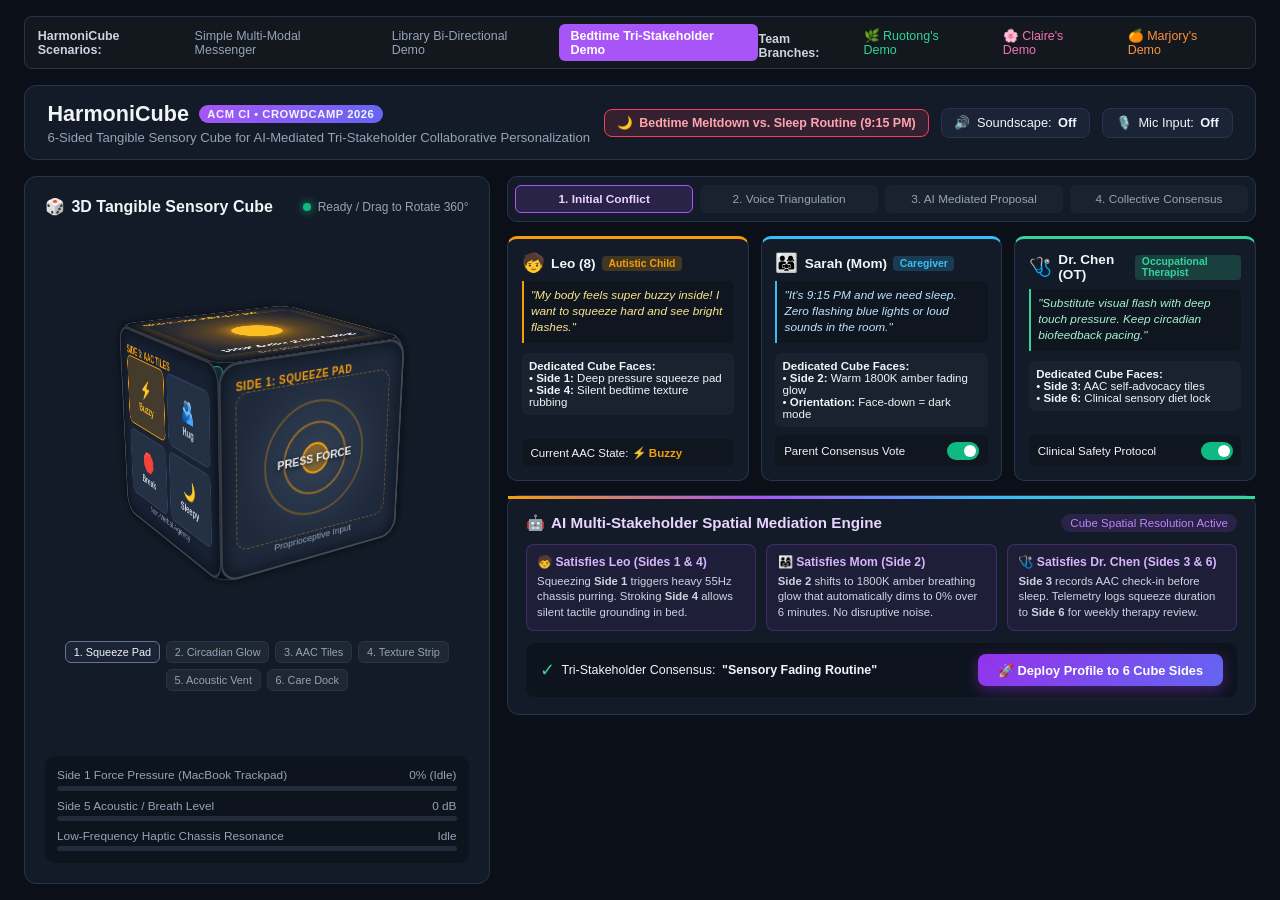
<file: index.html>
<!DOCTYPE html>
<html lang="en">
<head>
  <meta charset="UTF-8">
  <meta name="viewport" content="width=device-width, initial-scale=1.0">
  <title>HarmoniCube — 6-Sided AI-Mediated Tangible Sensory Cube</title>
  <style>
    :root {
      --bg-primary: #0b0f17;
      --bg-secondary: #131b28;
      --card-bg: #1a2436;
      --card-border: #26354d;
      --text-main: #f1f5f9;
      --text-muted: #94a3b8;
      --accent-child: #f59e0b;
      --accent-parent: #38bdf8;
      --accent-clinician: #34d399;
      --accent-ai: #a855f7;
      --accent-danger: #f43f5e;
      --cube-size: 200px;
    }

    * {
      box-sizing: border-box;
      margin: 0;
      padding: 0;
      font-family: -apple-system, BlinkMacSystemFont, "Segoe UI", Roboto, Helvetica, Arial, sans-serif;
      user-select: none;
    }

    body {
      background-color: var(--bg-primary);
      color: var(--text-main);
      min-height: 100vh;
      display: flex;
      flex-direction: column;
      padding: 1rem 1.5rem;
      gap: 1rem;
    }

    /* Top Navigation */
    .top-nav {
      display: flex;
      justify-content: space-between;
      align-items: center;
      background: rgba(255, 255, 255, 0.03);
      border-radius: 8px;
      padding: 0.4rem 0.8rem;
      font-size: 0.78rem;
      border: 1px solid var(--card-border);
    }
    .nav-links {
      display: flex;
      gap: 0.5rem;
    }
    .nav-link {
      color: var(--text-muted);
      text-decoration: none;
      padding: 0.3rem 0.7rem;
      border-radius: 6px;
      transition: all 0.2s;
    }
    .nav-link:hover {
      color: var(--text-main);
      background: rgba(255, 255, 255, 0.05);
    }
    .nav-link.active {
      color: #fff;
      background: var(--accent-ai);
      font-weight: 600;
    }

    /* Header */
    header {
      display: flex;
      justify-content: space-between;
      align-items: center;
      background: var(--bg-secondary);
      border: 1px solid var(--card-border);
      border-radius: 12px;
      padding: 0.9rem 1.4rem;
    }

    .header-left h1 {
      font-size: 1.35rem;
      font-weight: 700;
      display: flex;
      align-items: center;
      gap: 0.6rem;
    }
    .header-left h1 span.badge {
      background: linear-gradient(135deg, #a855f7, #6366f1);
      font-size: 0.7rem;
      padding: 0.2rem 0.55rem;
      border-radius: 999px;
      text-transform: uppercase;
      letter-spacing: 0.05em;
    }
    .header-left p {
      color: var(--text-muted);
      font-size: 0.82rem;
      margin-top: 0.2rem;
    }

    .header-right {
      display: flex;
      align-items: center;
      gap: 0.75rem;
    }

    .scenario-pill {
      background: rgba(244, 63, 94, 0.15);
      border: 1px solid var(--accent-danger);
      color: #fda4af;
      padding: 0.35rem 0.75rem;
      border-radius: 8px;
      font-size: 0.78rem;
      font-weight: 600;
      display: flex;
      align-items: center;
      gap: 0.4rem;
    }

    .btn {
      background: var(--card-bg);
      border: 1px solid var(--card-border);
      color: var(--text-main);
      padding: 0.4rem 0.8rem;
      border-radius: 8px;
      font-size: 0.8rem;
      font-weight: 500;
      cursor: pointer;
      transition: all 0.2s;
      display: inline-flex;
      align-items: center;
      gap: 0.4rem;
    }
    .btn:hover {
      background: #25334a;
      border-color: #3b4e6d;
    }
    .btn.active {
      background: var(--accent-ai);
      border-color: #c084fc;
      color: white;
    }

    /* Main Grid */
    .dashboard-layout {
      display: grid;
      grid-template-columns: 1.15fr 1.85fr;
      gap: 1.1rem;
      flex: 1;
    }

    /* LEFT: 3D Sensory Cube Stage */
    .cube-panel {
      background: var(--bg-secondary);
      border: 1px solid var(--card-border);
      border-radius: 12px;
      padding: 1.25rem;
      display: flex;
      flex-direction: column;
      align-items: center;
      justify-content: space-between;
      position: relative;
    }

    .cube-panel-header {
      width: 100%;
      display: flex;
      justify-content: space-between;
      align-items: center;
    }
    .cube-panel-header h2 {
      font-size: 1rem;
      font-weight: 600;
      display: flex;
      align-items: center;
      gap: 0.4rem;
    }
    .status-indicator {
      display: flex;
      align-items: center;
      gap: 0.4rem;
      font-size: 0.75rem;
      color: var(--text-muted);
    }
    .dot {
      width: 8px;
      height: 8px;
      border-radius: 50%;
      background: #10b981;
      box-shadow: 0 0 8px #10b981;
    }

    /* 3D Scene Container */
    .scene-3d {
      width: 280px;
      height: 280px;
      perspective: 900px;
      margin: 1rem 0;
      display: flex;
      justify-content: center;
      align-items: center;
      cursor: grab;
    }
    .scene-3d:active {
      cursor: grabbing;
    }

    .cube {
      width: var(--cube-size);
      height: var(--cube-size);
      position: relative;
      transform-style: preserve-3d;
      transform: rotateX(-18deg) rotateY(32deg);
      transition: transform 0.1s ease-out;
    }

    /* Base Face Styles */
    .cube-face {
      position: absolute;
      width: var(--cube-size);
      height: var(--cube-size);
      border-radius: 18px;
      border: 2px solid rgba(255, 255, 255, 0.15);
      box-shadow: inset 0 0 20px rgba(0, 0, 0, 0.6), 0 0 15px rgba(0, 0, 0, 0.4);
      display: flex;
      flex-direction: column;
      justify-content: space-between;
      padding: 0.9rem;
      backface-visibility: visible;
      touch-action: none;
    }

    /* 3D Orientation of the 6 Faces (half of 200px = 100px) */
    .face-front  { transform: rotateY(0deg) translateZ(100px); background: #1e293b; }
    .face-back   { transform: rotateY(180deg) translateZ(100px); background: #162031; }
    .face-top    { transform: rotateX(90deg) translateZ(100px); background: #1e2535; }
    .face-bottom { transform: rotateX(-90deg) translateZ(100px); background: #111827; }
    .face-left   { transform: rotateY(-90deg) translateZ(100px); background: #182234; }
    .face-right  { transform: rotateY(90deg) translateZ(100px); background: #1b263b; }

    /* Side 1: Front (Proprioceptive Squeeze Pad) */
    .squeeze-membrane {
      width: 100%;
      height: 100%;
      display: flex;
      flex-direction: column;
      align-items: center;
      justify-content: center;
      background: radial-gradient(circle, #334155 0%, #1e293b 80%);
      border-radius: 12px;
      position: relative;
      overflow: hidden;
      border: 1px dashed rgba(245, 158, 11, 0.4);
      transition: all 0.1s ease;
    }
    .concentric-ring {
      position: absolute;
      border-radius: 50%;
      border: 2px solid rgba(245, 158, 11, 0.3);
      pointer-events: none;
      transition: all 0.15s ease;
    }
    .ring-1 { width: 110px; height: 110px; }
    .ring-2 { width: 70px; height: 70px; border-color: rgba(245, 158, 11, 0.5); }
    .ring-3 { width: 30px; height: 30px; background: rgba(245, 158, 11, 0.4); border-color: #f59e0b; }

    /* Side 2: Top (Circadian Amber Glow Face) */
    .glow-matrix {
      width: 100%;
      height: 100%;
      border-radius: 12px;
      display: flex;
      flex-direction: column;
      align-items: center;
      justify-content: center;
      background: radial-gradient(circle, rgba(245, 158, 11, 0.5) 0%, rgba(217, 119, 6, 0.1) 70%, #1e2535 90%);
      box-shadow: 0 0 25px rgba(245, 158, 11, 0.4);
      position: relative;
      transition: background 0.3s;
    }
    .breathing-core {
      width: 50px;
      height: 50px;
      border-radius: 50%;
      background: #fbbf24;
      box-shadow: 0 0 20px #f59e0b;
      animation: breatheAnimation 5s infinite ease-in-out;
    }
    @keyframes breatheAnimation {
      0%, 100% { transform: scale(0.8); opacity: 0.5; }
      50% { transform: scale(1.2); opacity: 1; box-shadow: 0 0 35px #f59e0b; }
    }

    /* Side 3: Left (AAC Non-Verbal Communication Tiles) */
    .aac-grid {
      display: grid;
      grid-template-columns: 1fr 1fr;
      gap: 6px;
      width: 100%;
      height: 100%;
    }
    .aac-tile {
      background: #243044;
      border: 1px solid #334460;
      border-radius: 8px;
      display: flex;
      flex-direction: column;
      align-items: center;
      justify-content: center;
      cursor: pointer;
      font-size: 0.7rem;
      font-weight: 600;
      color: #cbd5e1;
      transition: all 0.15s;
    }
    .aac-tile span.icon { font-size: 1.2rem; margin-bottom: 2px; }
    .aac-tile:hover, .aac-tile.active {
      background: rgba(245, 158, 11, 0.2);
      border-color: var(--accent-child);
      color: #fbbf24;
    }

    /* Side 4: Right (Tactile Ribbed Texture Strip) */
    .texture-surface {
      width: 100%;
      height: 100%;
      display: flex;
      flex-direction: column;
      justify-content: space-around;
      padding: 8px;
      border-radius: 12px;
      background: #1e293b;
      cursor: ns-resize;
    }
    .texture-rib {
      height: 9px;
      border-radius: 5px;
      background: linear-gradient(180deg, #475569, #1e293b);
      box-shadow: inset 0 1px 1px rgba(255,255,255,0.2), 0 2px 4px rgba(0,0,0,0.5);
      transition: background 0.1s;
    }
    .texture-rib:hover {
      background: #64748b;
    }

    /* Side 5: Bottom (Acoustic & Breath Vent) */
    .acoustic-vent {
      width: 100%;
      height: 100%;
      display: flex;
      flex-direction: column;
      align-items: center;
      justify-content: center;
      border-radius: 12px;
      background: #111827;
      gap: 6px;
    }
    .vent-grille {
      display: grid;
      grid-template-columns: repeat(5, 8px);
      gap: 6px;
    }
    .vent-hole {
      width: 8px;
      height: 8px;
      border-radius: 50%;
      background: #000;
      box-shadow: inset 0 1px 2px rgba(255,255,255,0.2);
    }

    /* Side 6: Back (Clinician & Parent Sync Dock) */
    .dock-face {
      width: 100%;
      height: 100%;
      display: flex;
      flex-direction: column;
      align-items: center;
      justify-content: center;
      border-radius: 12px;
      background: #0f172a;
      border: 1px solid rgba(52, 211, 153, 0.3);
      padding: 10px;
      text-align: center;
      gap: 6px;
    }
    .dock-chip {
      width: 38px;
      height: 38px;
      border-radius: 8px;
      background: rgba(52, 211, 153, 0.15);
      border: 1px solid var(--accent-clinician);
      display: flex;
      align-items: center;
      justify-content: center;
      color: var(--accent-clinician);
      font-size: 1.1rem;
    }

    /* Quick Snap Bar */
    .snap-bar {
      width: 100%;
      display: flex;
      flex-wrap: wrap;
      gap: 0.35rem;
      justify-content: center;
      margin-bottom: 0.6rem;
    }
    .snap-btn {
      background: rgba(255, 255, 255, 0.05);
      border: 1px solid var(--card-border);
      color: var(--text-muted);
      font-size: 0.68rem;
      padding: 0.25rem 0.5rem;
      border-radius: 6px;
      cursor: pointer;
      transition: all 0.15s;
    }
    .snap-btn:hover, .snap-btn.active {
      background: var(--card-bg);
      border-color: #64748b;
      color: var(--text-main);
    }

    /* Sensors Readouts */
    .sensor-readouts {
      width: 100%;
      background: rgba(0, 0, 0, 0.25);
      border-radius: 10px;
      padding: 0.75rem;
      display: flex;
      flex-direction: column;
      gap: 0.5rem;
    }
    .sensor-row {
      display: flex;
      flex-direction: column;
      gap: 0.2rem;
    }
    .sensor-row-header {
      display: flex;
      justify-content: space-between;
      font-size: 0.74rem;
      color: var(--text-muted);
    }
    .progress-bar-bg {
      height: 5px;
      background: #232c3d;
      border-radius: 4px;
      overflow: hidden;
    }
    .progress-bar-fill {
      height: 100%;
      width: 0%;
      background: var(--accent-child);
      border-radius: 4px;
      transition: width 0.08s linear, background-color 0.3s;
    }

    /* RIGHT: Tri-Stakeholder & AI Mediator */
    .collab-engine {
      display: flex;
      flex-direction: column;
      gap: 0.9rem;
    }

    /* Step Timeline Flow */
    .timeline-bar {
      display: grid;
      grid-template-columns: repeat(4, 1fr);
      gap: 0.45rem;
      background: var(--bg-secondary);
      border: 1px solid var(--card-border);
      border-radius: 10px;
      padding: 0.45rem;
    }
    .timeline-step {
      padding: 0.4rem 0.5rem;
      border-radius: 6px;
      font-size: 0.74rem;
      font-weight: 500;
      text-align: center;
      cursor: pointer;
      background: rgba(255,255,255,0.03);
      color: var(--text-muted);
      border: 1px solid transparent;
      transition: all 0.2s;
    }
    .timeline-step.active {
      background: rgba(168, 85, 247, 0.15);
      border-color: var(--accent-ai);
      color: #e9d5ff;
      font-weight: 600;
    }

    /* 3 Stakeholders Grid */
    .stakeholders-grid {
      display: grid;
      grid-template-columns: repeat(3, 1fr);
      gap: 0.75rem;
    }

    .stakeholder-card {
      background: var(--bg-secondary);
      border: 1px solid var(--card-border);
      border-radius: 10px;
      padding: 0.85rem;
      display: flex;
      flex-direction: column;
      justify-content: space-between;
    }
    .stakeholder-card.child { border-top: 3px solid var(--accent-child); }
    .stakeholder-card.parent { border-top: 3px solid var(--accent-parent); }
    .stakeholder-card.clinician { border-top: 3px solid var(--accent-clinician); }

    .card-title-row {
      display: flex;
      align-items: center;
      gap: 0.4rem;
      margin-bottom: 0.4rem;
    }
    .card-title-row h3 {
      font-size: 0.85rem;
      font-weight: 600;
    }
    .badge-role {
      font-size: 0.65rem;
      padding: 0.1rem 0.4rem;
      border-radius: 4px;
      font-weight: 600;
    }
    .child .badge-role { background: rgba(245, 158, 11, 0.2); color: var(--accent-child); }
    .parent .badge-role { background: rgba(56, 189, 248, 0.2); color: var(--accent-parent); }
    .clinician .badge-role { background: rgba(52, 211, 153, 0.2); color: var(--accent-clinician); }

    .perspective-quote {
      background: rgba(0,0,0,0.2);
      border-left: 2px solid;
      padding: 0.45rem;
      border-radius: 0 6px 6px 0;
      font-size: 0.74rem;
      line-height: 1.35;
      margin: 0.35rem 0 0.6rem 0;
      font-style: italic;
    }
    .child .perspective-quote { border-color: var(--accent-child); color: #fde68a; }
    .parent .perspective-quote { border-color: var(--accent-parent); color: #bae6fd; }
    .clinician .perspective-quote { border-color: var(--accent-clinician); color: #a7f3d0; }

    .cube-side-mapping {
      background: rgba(255,255,255,0.03);
      padding: 0.45rem;
      border-radius: 6px;
      font-size: 0.72rem;
      margin-bottom: 0.5rem;
    }
    .cube-side-mapping strong { color: #f1f5f9; }

    .approval-check {
      display: flex;
      align-items: center;
      justify-content: space-between;
      font-size: 0.72rem;
      background: rgba(0,0,0,0.2);
      padding: 0.4rem 0.55rem;
      border-radius: 6px;
    }
    .toggle-switch {
      position: relative;
      display: inline-block;
      width: 32px;
      height: 18px;
    }
    .toggle-switch input { opacity: 0; width: 0; height: 0; }
    .slider {
      position: absolute; cursor: pointer; top: 0; left: 0; right: 0; bottom: 0;
      background-color: #334155;
      transition: .3s;
      border-radius: 20px;
    }
    .slider:before {
      position: absolute; content: ""; height: 12px; width: 12px; left: 3px; bottom: 3px;
      background-color: white;
      transition: .3s;
      border-radius: 50%;
    }
    input:checked + .slider { background-color: #10b981; }
    input:checked + .slider:before { transform: translateX(14px); }

    /* AI Multi-Stakeholder Mediation Engine */
    .mediation-card {
      background: var(--bg-secondary);
      border: 1px solid var(--card-border);
      border-radius: 12px;
      padding: 1.1rem;
      display: flex;
      flex-direction: column;
      gap: 0.75rem;
      position: relative;
    }
    .mediation-card::before {
      content: "";
      position: absolute;
      top: 0; left: 0; right: 0;
      height: 3px;
      background: linear-gradient(90deg, var(--accent-child), var(--accent-ai), var(--accent-parent), var(--accent-clinician));
    }

    .mediation-header {
      display: flex;
      justify-content: space-between;
      align-items: center;
    }
    .mediation-header h3 {
      font-size: 0.95rem;
      font-weight: 600;
      display: flex;
      align-items: center;
      gap: 0.4rem;
      color: #e9d5ff;
    }

    .negotiation-synthesis {
      display: grid;
      grid-template-columns: 1fr 1fr 1fr;
      gap: 0.65rem;
    }
    .synthesis-box {
      background: rgba(168, 85, 247, 0.08);
      border: 1px solid rgba(168, 85, 247, 0.25);
      border-radius: 8px;
      padding: 0.65rem;
    }
    .synthesis-box h4 {
      font-size: 0.76rem;
      color: #d8b4fe;
      margin-bottom: 0.3rem;
      display: flex;
      align-items: center;
      gap: 0.3rem;
    }
    .synthesis-box p {
      font-size: 0.71rem;
      color: #cbd5e1;
      line-height: 1.35;
    }

    .consensus-footer {
      display: flex;
      justify-content: space-between;
      align-items: center;
      background: rgba(0,0,0,0.25);
      padding: 0.65rem 0.9rem;
      border-radius: 8px;
    }
    .consensus-status {
      font-size: 0.78rem;
      font-weight: 500;
      display: flex;
      align-items: center;
      gap: 0.4rem;
    }

    .btn-deploy {
      background: linear-gradient(135deg, #9333ea, #6366f1);
      color: white;
      border: none;
      padding: 0.55rem 1.25rem;
      border-radius: 8px;
      font-size: 0.8rem;
      font-weight: 600;
      cursor: pointer;
      box-shadow: 0 4px 14px rgba(147, 51, 234, 0.4);
      transition: all 0.2s;
    }
    .btn-deploy:hover {
      transform: translateY(-1px);
      box-shadow: 0 6px 20px rgba(147, 51, 234, 0.6);
    }

    @media (max-width: 1024px) {
      .dashboard-layout { grid-template-columns: 1fr; }
      .stakeholders-grid { grid-template-columns: 1fr; }
      .negotiation-synthesis { grid-template-columns: 1fr; }
    }
  </style>
</head>
<body>

  <!-- Top Navigation Switcher -->
  <nav class="top-nav">
    <div style="font-weight: 600; color: #cbd5e1;">HarmoniCube Scenarios:</div>
    <div class="nav-links">
      <a href="simple.html" class="nav-link">Simple Multi-Modal Messenger</a>
      <a href="library.html" class="nav-link">Library Bi-Directional Demo</a>
      <a href="index.html" class="nav-link active">Bedtime Tri-Stakeholder Demo</a>
    </div>
    <div style="font-weight: 600; color: #cbd5e1; margin-top: 6px;">Team Branches:</div>
    <div class="nav-links">
      <a href="../ruotong/" class="nav-link" style="border-color: #34d399; color: #34d399;">🌿 Ruotong's Demo</a>
      <a href="../claire/" class="nav-link" style="border-color: #f472b6; color: #f472b6;">🌸 Claire's Demo</a>
      <a href="../marjory/" class="nav-link" style="border-color: #fb923c; color: #fb923c;">🍊 Marjory's Demo</a>
    </div>
  </nav>

  <!-- Header -->
  <header>
    <div class="header-left">
      <h1>
        HarmoniCube <span class="badge">ACM CI • CrowdCamp 2026</span>
      </h1>
      <p>6-Sided Tangible Sensory Cube for AI-Mediated Tri-Stakeholder Collaborative Personalization</p>
    </div>
    <div class="header-right">
      <div class="scenario-pill">
        <span>🌙</span> Bedtime Meltdown vs. Sleep Routine (9:15 PM)
      </div>
      <button class="btn" id="soundBtn" onclick="toggleAudioEngine()">
        <span>🔊</span> Soundscape: <strong id="soundState">Off</strong>
      </button>
      <button class="btn" id="micBtn" onclick="toggleMic()">
        <span>🎙️</span> Mic Input: <strong id="micState">Off</strong>
      </button>
    </div>
  </header>

  <!-- Main Grid -->
  <main class="dashboard-layout">

    <!-- LEFT: 3D Sensory Cube Digital Twin -->
    <section class="cube-panel">
      <div class="cube-panel-header">
        <h2><span>🎲</span> 3D Tangible Sensory Cube</h2>
        <div class="status-indicator">
          <span class="dot" id="systemStatusDot"></span>
          <span id="systemStatusText">Ready / Drag to Rotate 360°</span>
        </div>
      </div>

      <!-- 3D Cube Canvas -->
      <div class="scene-3d" id="scene3d"
           onpointerdown="startRotate(event)"
           onpointermove="doRotate(event)"
           onpointerup="endRotate(event)"
           onpointercancel="endRotate(event)">
        
        <div class="cube" id="cube">
          
          <!-- Side 1: Front (Proprioceptive Squeeze Membrane) -->
          <div class="cube-face face-front" id="faceFront"
               onpointerdown="handleSqueezeDown(event)"
               onpointermove="handleSqueezeMove(event)"
               onpointerup="handleSqueezeUp(event)">
            <div style="font-size: 0.65rem; color: #f59e0b; font-weight: 700; letter-spacing: 0.05em;">
              SIDE 1: SQUEEZE PAD
            </div>
            <div class="squeeze-membrane" id="squeezeMembrane">
              <div class="concentric-ring ring-1"></div>
              <div class="concentric-ring ring-2"></div>
              <div class="concentric-ring ring-3"></div>
              <div style="z-index: 2; font-size: 0.72rem; font-weight: 700; color: #f1f5f9; text-shadow: 0 1px 4px #000;">
                PRESS FORCE
              </div>
            </div>
            <div style="font-size: 0.62rem; color: var(--text-muted); text-align: center;">
              Proprioceptive Input
            </div>
          </div>

          <!-- Side 2: Back (Clinician & Parent Sync Dock) -->
          <div class="cube-face face-back">
            <div style="font-size: 0.65rem; color: #34d399; font-weight: 700;">
              SIDE 6: CARE DOCK
            </div>
            <div class="dock-face">
              <div class="dock-chip">🩺</div>
              <div style="font-size: 0.7rem; font-weight: 600; color: #a7f3d0;">Sensory Diet Protocol</div>
              <div style="font-size: 0.62rem; color: var(--text-muted);">OT Telemetry & NFC Caregiver Sync</div>
            </div>
            <div style="font-size: 0.62rem; color: var(--text-muted); text-align: center;">
              Adherence: 94%
            </div>
          </div>

          <!-- Side 3: Top (Circadian Amber Glow Face) -->
          <div class="cube-face face-top">
            <div style="font-size: 0.65rem; color: #fbbf24; font-weight: 700;">
              SIDE 2: CIRCADIAN GLOW
            </div>
            <div class="glow-matrix" id="glowMatrix">
              <div class="breathing-core" id="breathingCore"></div>
              <div style="position: absolute; bottom: 8px; font-size: 0.68rem; font-weight: 600; color: #fff;">
                1800K Amber (6 Min Fading)
              </div>
            </div>
            <div style="font-size: 0.62rem; color: var(--text-muted); text-align: center;">
              Zero Blue Light Matrix
            </div>
          </div>

          <!-- Side 4: Bottom (Acoustic & Breath Vent) -->
          <div class="cube-face face-bottom">
            <div style="font-size: 0.65rem; color: #38bdf8; font-weight: 700;">
              SIDE 5: ACOUSTIC / BREATH
            </div>
            <div class="acoustic-vent">
              <div class="vent-grille">
                <div class="vent-hole"></div><div class="vent-hole"></div><div class="vent-hole"></div><div class="vent-hole"></div><div class="vent-hole"></div>
                <div class="vent-hole"></div><div class="vent-hole"></div><div class="vent-hole"></div><div class="vent-hole"></div><div class="vent-hole"></div>
                <div class="vent-hole"></div><div class="vent-hole"></div><div class="vent-hole"></div><div class="vent-hole"></div><div class="vent-hole"></div>
              </div>
              <div style="font-size: 0.68rem; color: #bae6fd; font-weight: 600; margin-top: 4px;">
                55Hz Chassis Purr & Mic
              </div>
            </div>
            <div style="font-size: 0.62rem; color: var(--text-muted); text-align: center;">
              Sigh / Blow Detection
            </div>
          </div>

          <!-- Side 5: Left (AAC Non-Verbal Communication Tiles) -->
          <div class="cube-face face-left">
            <div style="font-size: 0.65rem; color: #f59e0b; font-weight: 700;">
              SIDE 3: AAC TILES
            </div>
            <div class="aac-grid">
              <div class="aac-tile active" onclick="handleTileClick('⚡ Buzzy', this)">
                <span class="icon">⚡</span> Buzzy
              </div>
              <div class="aac-tile" onclick="handleTileClick('🫂 Hug', this)">
                <span class="icon">🫂</span> Hug
              </div>
              <div class="aac-tile" onclick="handleTileClick('🛑 Break', this)">
                <span class="icon">🛑</span> Break
              </div>
              <div class="aac-tile" onclick="handleTileClick('🌙 Sleepy', this)">
                <span class="icon">🌙</span> Sleepy
              </div>
            </div>
            <div style="font-size: 0.62rem; color: var(--text-muted); text-align: center;">
              Non-Verbal Agency
            </div>
          </div>

          <!-- Side 6: Right (Tactile Stimming Strip) -->
          <div class="cube-face face-right">
            <div style="font-size: 0.65rem; color: #cbd5e1; font-weight: 700;">
              SIDE 4: TEXTURE STRIP
            </div>
            <div class="texture-surface" id="textureSurface"
                 onpointerdown="handleRubDown(event)"
                 onpointermove="handleRubMove(event)">
              <div class="texture-rib"></div>
              <div class="texture-rib"></div>
              <div class="texture-rib"></div>
              <div class="texture-rib"></div>
              <div class="texture-rib"></div>
              <div class="texture-rib"></div>
            </div>
            <div style="font-size: 0.62rem; color: var(--text-muted); text-align: center;">
              Quiet Bedtime Rubbing
            </div>
          </div>

        </div>
      </div>

      <!-- Quick Snap Buttons to examine any face -->
      <div class="snap-bar">
        <button class="snap-btn active" onclick="snapToFace('front')">1. Squeeze Pad</button>
        <button class="snap-btn" onclick="snapToFace('top')">2. Circadian Glow</button>
        <button class="snap-btn" onclick="snapToFace('left')">3. AAC Tiles</button>
        <button class="snap-btn" onclick="snapToFace('right')">4. Texture Strip</button>
        <button class="snap-btn" onclick="snapToFace('bottom')">5. Acoustic Vent</button>
        <button class="snap-btn" onclick="snapToFace('back')">6. Care Dock</button>
      </div>

      <!-- Live Sensors Readout -->
      <div class="sensor-readouts">
        <!-- Force Touch Pressure -->
        <div class="sensor-row">
          <div class="sensor-row-header">
            <span>Side 1 Force Pressure (MacBook Trackpad)</span>
            <span id="forceValue">0% (Idle)</span>
          </div>
          <div class="progress-bar-bg">
            <div class="progress-bar-fill" id="forceBar"></div>
          </div>
        </div>

        <!-- Mic Acoustic -->
        <div class="sensor-row">
          <div class="sensor-row-header">
            <span>Side 5 Acoustic / Breath Level</span>
            <span id="acousticValue">0 dB</span>
          </div>
          <div class="progress-bar-bg">
            <div class="progress-bar-fill" id="acousticBar" style="background: var(--accent-parent);"></div>
          </div>
        </div>

        <!-- Haptic Purr -->
        <div class="sensor-row">
          <div class="sensor-row-header">
            <span>Low-Frequency Haptic Chassis Resonance</span>
            <span id="hapticValue">Idle</span>
          </div>
          <div class="progress-bar-bg">
            <div class="progress-bar-fill" id="hapticBar" style="background: var(--accent-ai);"></div>
          </div>
        </div>
      </div>
    </section>

    <!-- RIGHT: Collaborative Deliberation & AI Mediation Engine -->
    <section class="collab-engine">

      <!-- Scenario Stepper -->
      <div class="timeline-bar">
        <div class="timeline-step active" id="step1" onclick="setPhase(1)">1. Initial Conflict</div>
        <div class="timeline-step" id="step2" onclick="setPhase(2)">2. Voice Triangulation</div>
        <div class="timeline-step" id="step3" onclick="setPhase(3)">3. AI Mediated Proposal</div>
        <div class="timeline-step" id="step4" onclick="setPhase(4)">4. Collective Consensus</div>
      </div>

      <!-- 3 Stakeholder Lenses Grid -->
      <div class="stakeholders-grid">

        <!-- Stakeholder 1: Child -->
        <div class="stakeholder-card child">
          <div>
            <div class="card-title-row">
              <span style="font-size: 1.15rem;">🧒</span>
              <h3>Leo (8)</h3>
              <span class="badge-role">Autistic Child</span>
            </div>
            <div class="perspective-quote" id="childQuote">
              "My body feels super buzzy inside! I want to squeeze hard and see bright flashes."
            </div>
            <div class="cube-side-mapping">
              <strong>Dedicated Cube Faces:</strong><br>
              • <strong>Side 1:</strong> Deep pressure squeeze pad<br>
              • <strong>Side 4:</strong> Silent bedtime texture rubbing
            </div>
          </div>
          <div class="approval-check">
            <span>Current AAC State: <strong id="aacStateLabel" style="color: var(--accent-child);">⚡ Buzzy</strong></span>
          </div>
        </div>

        <!-- Stakeholder 2: Parent -->
        <div class="stakeholder-card parent">
          <div>
            <div class="card-title-row">
              <span style="font-size: 1.15rem;">👨‍👩‍👧</span>
              <h3>Sarah (Mom)</h3>
              <span class="badge-role">Caregiver</span>
            </div>
            <div class="perspective-quote">
              "It's 9:15 PM and we need sleep. Zero flashing blue lights or loud sounds in the room."
            </div>
            <div class="cube-side-mapping">
              <strong>Dedicated Cube Faces:</strong><br>
              • <strong>Side 2:</strong> Warm 1800K amber fading glow<br>
              • <strong>Orientation:</strong> Face-down = dark mode
            </div>
          </div>
          <div class="approval-check">
            <span>Parent Consensus Vote</span>
            <label class="toggle-switch">
              <input type="checkbox" id="parentAgreeToggle" checked onchange="updateConsensus()">
              <span class="slider"></span>
            </label>
          </div>
        </div>

        <!-- Stakeholder 3: Clinician -->
        <div class="stakeholder-card clinician">
          <div>
            <div class="card-title-row">
              <span style="font-size: 1.15rem;">🩺</span>
              <h3>Dr. Chen (OT)</h3>
              <span class="badge-role">Occupational Therapist</span>
            </div>
            <div class="perspective-quote">
              "Substitute visual flash with deep touch pressure. Keep circadian biofeedback pacing."
            </div>
            <div class="cube-side-mapping">
              <strong>Dedicated Cube Faces:</strong><br>
              • <strong>Side 3:</strong> AAC self-advocacy tiles<br>
              • <strong>Side 6:</strong> Clinical sensory diet lock
            </div>
          </div>
          <div class="approval-check">
            <span>Clinical Safety Protocol</span>
            <label class="toggle-switch">
              <input type="checkbox" id="clinicianAgreeToggle" checked onchange="updateConsensus()">
              <span class="slider"></span>
            </label>
          </div>
        </div>

      </div>

      <!-- AI Multi-Stakeholder Mediation Engine -->
      <div class="mediation-card">
        <div class="mediation-header">
          <h3>
            <span>🤖</span> AI Multi-Stakeholder Spatial Mediation Engine
          </h3>
          <span style="font-size: 0.72rem; color: #c084fc; background: rgba(168,85,247,0.15); padding: 0.2rem 0.6rem; border-radius: 999px;">
            Cube Spatial Resolution Active
          </span>
        </div>

        <div class="negotiation-synthesis">
          <!-- Item 1: For the Child -->
          <div class="synthesis-box">
            <h4>🧒 Satisfies Leo (Sides 1 & 4)</h4>
            <p>Squeezing <strong>Side 1</strong> triggers heavy 55Hz chassis purring. Stroking <strong>Side 4</strong> allows silent tactile grounding in bed.</p>
          </div>

          <!-- Item 2: For the Parent -->
          <div class="synthesis-box">
            <h4>👨‍👩‍👧 Satisfies Mom (Side 2)</h4>
            <p><strong>Side 2</strong> shifts to 1800K amber breathing glow that automatically dims to 0% over 6 minutes. No disruptive noise.</p>
          </div>

          <!-- Item 3: For the Clinician -->
          <div class="synthesis-box">
            <h4>🩺 Satisfies Dr. Chen (Sides 3 & 6)</h4>
            <p><strong>Side 3</strong> records AAC check-in before sleep. Telemetry logs squeeze duration to <strong>Side 6</strong> for weekly therapy review.</p>
          </div>
        </div>

        <div class="consensus-footer">
          <div class="consensus-status" id="consensusStatusText">
            <span style="color: #34d399; font-size: 1.1rem;">✓</span> Tri-Stakeholder Consensus: <strong>"Sensory Fading Routine"</strong>
          </div>
          <button class="btn-deploy" onclick="deployCubeProfile()">
            🚀 Deploy Profile to 6 Cube Sides
          </button>
        </div>
      </div>

    </section>

  </main>

  <script>
    // --- 3D Cube Rotation State ---
    let rotX = -18;
    let rotY = 32;
    let isRotating = false;
    let startX, startY;
    const cube = document.getElementById('cube');

    function updateCubeTransform() {
      cube.style.transform = `rotateX(${rotX}deg) rotateY(${rotY}deg)`;
    }

    function startRotate(e) {
      if (e.target.closest('#squeezeMembrane') || e.target.closest('.aac-tile') || e.target.closest('#textureSurface')) {
        return; // allow interaction with specific face controls
      }
      isRotating = true;
      startX = e.clientX;
      startY = e.clientY;
      e.target.setPointerCapture(e.pointerId);
    }

    function doRotate(e) {
      if (!isRotating) return;
      const dx = e.clientX - startX;
      const dy = e.clientY - startY;
      rotY += dx * 0.7;
      rotX -= dy * 0.7;
      startX = e.clientX;
      startY = e.clientY;
      updateCubeTransform();
    }

    function endRotate(e) {
      isRotating = false;
    }

    // Snap to Face
    const faceRotations = {
      front:  { x: 0,   y: 0 },
      top:    { x: -90, y: 0 },
      left:   { x: 0,   y: 90 },
      right:  { x: 0,   y: -90 },
      bottom: { x: 90,  y: 0 },
      back:   { x: 0,   y: 180 }
    };

    function snapToFace(faceName) {
      document.querySelectorAll('.snap-btn').forEach(b => b.classList.remove('active'));
      event.target.classList.add('active');

      const target = faceRotations[faceName];
      rotX = target.x;
      rotY = target.y;
      cube.style.transition = 'transform 0.5s cubic-bezier(0.2, 0.8, 0.2, 1)';
      updateCubeTransform();
      setTimeout(() => { cube.style.transition = 'transform 0.1s ease-out'; }, 500);

      document.getElementById('systemStatusText').textContent = `Inspecting Face: ${faceName.toUpperCase()}`;
    }

    // --- Audio Synthesis (Web Audio API) ---
    let audioCtx = null;
    let isSoundOn = false;
    let micStream = null;
    let micAnalyser = null;
    let currentPressure = 0;

    function initAudio() {
      if (!audioCtx) {
        audioCtx = new (window.AudioContext || window.webkitAudioContext)();
      }
    }

    function toggleAudioEngine() {
      initAudio();
      isSoundOn = !isSoundOn;
      const soundBtn = document.getElementById('soundBtn');
      const soundState = document.getElementById('soundState');

      if (isSoundOn) {
        if (audioCtx.state === 'suspended') audioCtx.resume();
        soundBtn.classList.add('active');
        soundState.textContent = 'Playing';
      } else {
        soundBtn.classList.remove('active');
        soundState.textContent = 'Off';
      }
    }

    // 55Hz low chassis pulse
    function playHeartbeatClick() {
      if (!isSoundOn || !audioCtx) return;
      try {
        const osc = audioCtx.createOscillator();
        const gain = audioCtx.createGain();
        osc.type = 'sine';
        osc.frequency.setValueAtTime(55, audioCtx.currentTime);
        osc.frequency.exponentialRampToValueAtTime(30, audioCtx.currentTime + 0.12);

        gain.gain.setValueAtTime(0.35, audioCtx.currentTime);
        gain.gain.exponentialRampToValueAtTime(0.001, audioCtx.currentTime + 0.15);

        osc.connect(gain);
        gain.connect(audioCtx.destination);
        osc.start();
        osc.stop(audioCtx.currentTime + 0.16);
      } catch (err) {}
    }

    setInterval(() => {
      if (isSoundOn) playHeartbeatClick();
    }, 1000);

    // --- Side 1: Squeeze Pad (Pressure Sensing) ---
    const squeezeMembrane = document.getElementById('squeezeMembrane');
    const forceBar = document.getElementById('forceBar');
    const forceValue = document.getElementById('forceValue');
    const hapticBar = document.getElementById('hapticBar');
    const hapticValue = document.getElementById('hapticValue');

    function updatePressure(pressure) {
      currentPressure = pressure;
      const pct = Math.min(100, Math.round(pressure * 100));
      forceBar.style.width = pct + '%';

      if (pct > 75) {
        forceValue.textContent = `${pct}% (Deep Proprioceptive Squeeze)`;
        forceBar.style.backgroundColor = '#ef4444';
        hapticValue.textContent = 'Heavy 55Hz Purring (Active)';
        hapticBar.style.width = '100%';
      } else if (pct > 30) {
        forceValue.textContent = `${pct}% (Firm Squeeze)`;
        forceBar.style.backgroundColor = '#f59e0b';
        hapticValue.textContent = 'Gentle Rhythmic Purr';
        hapticBar.style.width = '60%';
      } else if (pct > 0) {
        forceValue.textContent = `${pct}% (Gentle Touch)`;
        forceBar.style.backgroundColor = '#38bdf8';
        hapticValue.textContent = 'Subtle Pulse';
        hapticBar.style.width = '25%';
      } else {
        forceValue.textContent = '0% (Idle)';
        hapticValue.textContent = 'Idle';
        hapticBar.style.width = '0%';
      }

      // Visual compression indentation of the front face
      squeezeMembrane.style.transform = `scale(${1 - pressure * 0.12})`;
      squeezeMembrane.style.boxShadow = `inset 0 0 ${15 + pressure * 30}px rgba(245, 158, 11, 0.8)`;

      if (isSoundOn && pressure > 0.15) {
        try {
          const osc = audioCtx.createOscillator();
          const gain = audioCtx.createGain();
          osc.type = 'triangle';
          osc.frequency.setValueAtTime(110 - (pressure * 45), audioCtx.currentTime);
          gain.gain.setValueAtTime(pressure * 0.18, audioCtx.currentTime);
          gain.gain.linearRampToValueAtTime(0.001, audioCtx.currentTime + 0.1);
          osc.connect(gain);
          gain.connect(audioCtx.destination);
          osc.start();
          osc.stop(audioCtx.currentTime + 0.1);
        } catch(e) {}
      }
    }

    function handleSqueezeDown(e) {
      e.stopPropagation();
      e.target.setPointerCapture(e.pointerId);
      const p = (e.pressure && e.pressure > 0) ? e.pressure : 0.7;
      updatePressure(p);
      document.getElementById('systemStatusText').textContent = "Side 1 Squeezed (Proprioception)";
    }

    function handleSqueezeMove(e) {
      if (e.buttons > 0) {
        let p = e.pressure;
        if (e.webkitForce !== undefined) p = Math.min(1.0, e.webkitForce / 2.0);
        if (!p || p === 0) p = 0.7;
        updatePressure(p);
      }
    }

    function handleSqueezeUp(e) {
      updatePressure(0);
      document.getElementById('systemStatusText').textContent = "Side 1 Released";
    }

    window.addEventListener('webkitmouseforcechanged', (e) => {
      if (e.target.closest('#squeezeMembrane')) {
        const normalized = Math.min(1.0, e.webkitForce / 2.0);
        updatePressure(normalized);
      }
    });

    // --- Side 3: AAC Tiles Interaction ---
    function handleTileClick(label, elem) {
      document.querySelectorAll('.aac-tile').forEach(t => t.classList.remove('active'));
      elem.classList.add('active');
      document.getElementById('aacStateLabel').textContent = label;

      const childQuote = document.getElementById('childQuote');
      if (label.includes('Buzzy')) {
        childQuote.textContent = '"My body feels super buzzy inside! Need strong pressure to ground myself."';
      } else if (label.includes('Hug')) {
        childQuote.textContent = '"I want deep proprioceptive hug vibrations to feel safe."';
      } else if (label.includes('Break')) {
        childQuote.textContent = '"Sensory overload! Need darkness and low stimulation right now."';
      } else if (label.includes('Sleepy')) {
        childQuote.textContent = '"My body is calming down. Ready for sleep routine."';
      }

      document.getElementById('systemStatusText').textContent = `AAC Expressed: ${label}`;
    }

    // --- Side 4: Tactile Stimming Strip ---
    function handleRubDown(e) {
      e.stopPropagation();
      document.getElementById('systemStatusText').textContent = "Side 4 Textured Rubbing (Quiet Stimming)";
    }
    function handleRubMove(e) {
      if (e.buttons > 0 && isSoundOn && audioCtx) {
        try {
          const osc = audioCtx.createOscillator();
          const gain = audioCtx.createGain();
          osc.type = 'sine';
          osc.frequency.setValueAtTime(220 + (Math.random() * 80), audioCtx.currentTime);
          gain.gain.setValueAtTime(0.04, audioCtx.currentTime);
          gain.gain.linearRampToValueAtTime(0.001, audioCtx.currentTime + 0.04);
          osc.connect(gain);
          gain.connect(audioCtx.destination);
          osc.start();
          osc.stop(audioCtx.currentTime + 0.05);
        } catch(err) {}
      }
    }

    // --- Side 5: Microphone Input (Blowing / Voice) ---
    async function toggleMic() {
      const micBtn = document.getElementById('micBtn');
      const micState = document.getElementById('micState');

      if (!micStream) {
        try {
          initAudio();
          micStream = await navigator.mediaDevices.getUserMedia({ audio: true, video: false });
          const source = audioCtx.createMediaStreamSource(micStream);
          micAnalyser = audioCtx.createAnalyser();
          micAnalyser.fftSize = 256;
          source.connect(micAnalyser);

          micBtn.classList.add('active');
          micState.textContent = 'Listening';
          listenMicLevel();
        } catch (err) {
          alert('Could not access microphone: ' + err.message);
        }
      } else {
        micStream.getTracks().forEach(t => t.stop());
        micStream = null;
        micBtn.classList.remove('active');
        micState.textContent = 'Off';
        document.getElementById('acousticBar').style.width = '0%';
        document.getElementById('acousticValue').textContent = '0 dB';
      }
    }

    function listenMicLevel() {
      if (!micStream || !micAnalyser) return;
      const data = new Uint8Array(micAnalyser.frequencyBinCount);
      micAnalyser.getByteFrequencyData(data);
      let sum = 0;
      for (let i = 0; i < data.length; i++) sum += data[i];
      let avg = sum / data.length;

      const pct = Math.min(100, Math.round((avg / 128) * 100));
      document.getElementById('acousticBar').style.width = pct + '%';
      document.getElementById('acousticValue').textContent = `${Math.round(avg * 0.7)} dB`;

      requestAnimationFrame(listenMicLevel);
    }

    // --- Consensus & Deployment ---
    function updateConsensus() {
      const pAgree = document.getElementById('parentAgreeToggle').checked;
      const cAgree = document.getElementById('clinicianAgreeToggle').checked;
      const statusText = document.getElementById('consensusStatusText');

      if (pAgree && cAgree) {
        statusText.innerHTML = `<span style="color: #34d399; font-size: 1.1rem;">✓</span> Tri-Stakeholder Consensus: <strong>"Sensory Fading Routine"</strong>`;
      } else {
        statusText.innerHTML = `<span style="color: #f43f5e; font-size: 1.1rem;">⚠️</span> Pending alignment: Review stakeholder constraints`;
      }
    }

    function deployCubeProfile() {
      // Glow flash on the 3D cube
      cube.style.transition = 'transform 0.4s ease, filter 0.4s ease';
      cube.style.filter = 'drop-shadow(0 0 35px #a855f7)';
      setTimeout(() => {
        cube.style.filter = 'none';
      }, 1000);

      document.getElementById('systemStatusText').textContent = "Profile Deployed to All 6 Faces";

      alert("🎉 Success!\n\nThe AI-mediated 'Sensory Fading Profile' has been mapped across all 6 sides of HarmoniCube:\n\n• Side 1 (Squeeze): 55Hz proprioceptive resonance unlocked\n• Side 2 (Glow): 1800K amber circadian fading (6 mins)\n• Side 3 (AAC): Bedtime check-in logged\n• Side 4 (Texture): Silent rubbing active\n• Side 5 (Acoustic): Sigh/breath relaxation monitor active\n• Side 6 (Care Dock): Clinical adherence recorded (94%)");
    }

    // --- Scenario Stepper ---
    function setPhase(phase) {
      document.querySelectorAll('.timeline-step').forEach((s, idx) => {
        if (idx + 1 === phase) s.classList.add('active');
        else s.classList.remove('active');
      });

      if (phase === 1) {
        snapToFace('front');
        document.getElementById('systemStatusText').textContent = "Phase 1: Initial Bedtime Conflict";
      } else if (phase === 2) {
        snapToFace('left');
        document.getElementById('systemStatusText').textContent = "Phase 2: Triangulating Voices";
      } else if (phase === 3) {
        snapToFace('top');
        document.getElementById('systemStatusText').textContent = "Phase 3: AI Proposing Sensory Fading";
      } else if (phase === 4) {
        snapToFace('back');
        deployCubeProfile();
      }
    }
  </script>
</body>
</html>
</file>
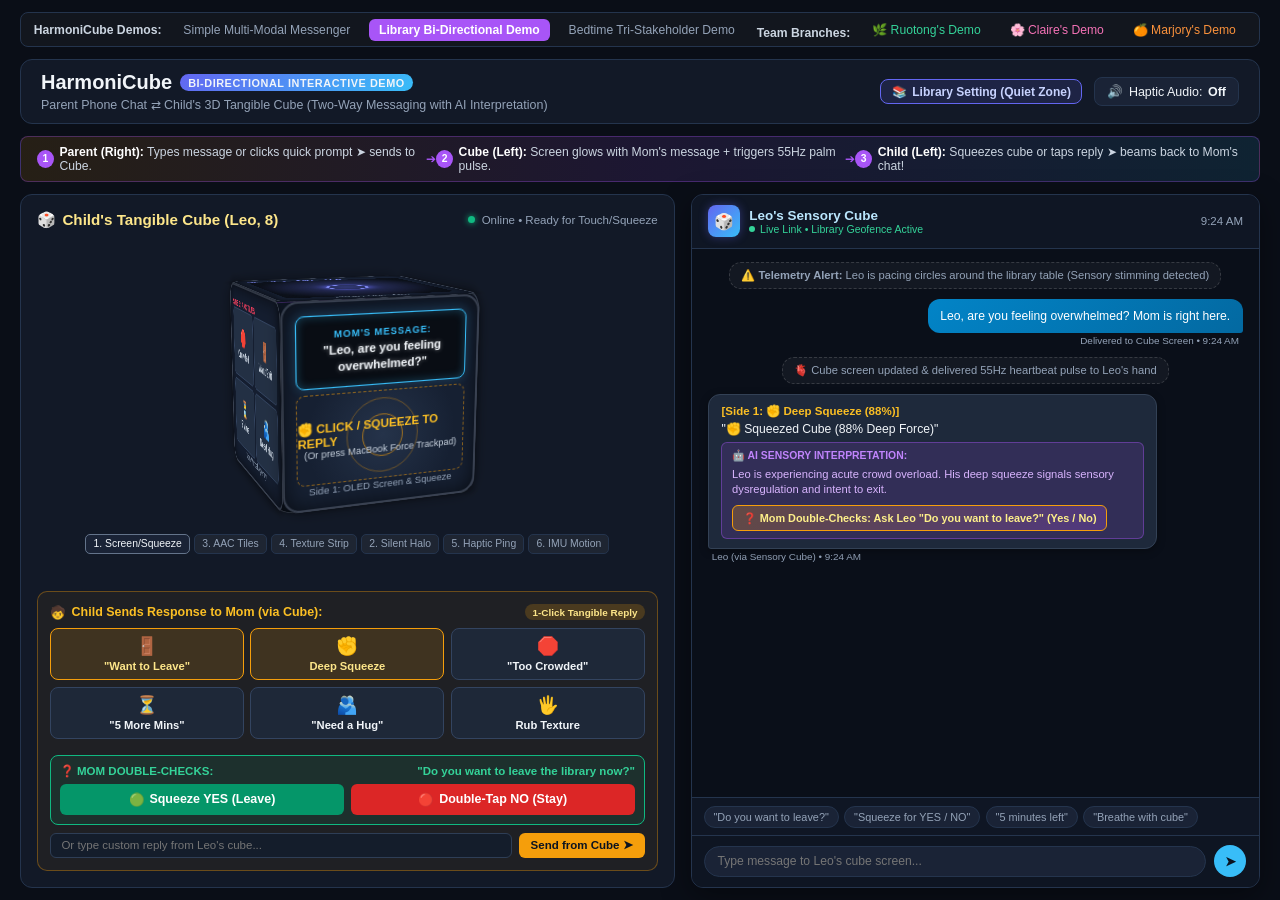
<file: library.html>
<!DOCTYPE html>
<html lang="en">
<head>
  <meta charset="UTF-8">
  <meta name="viewport" content="width=device-width, initial-scale=1.0">
  <title>HarmoniCube — Bi-Directional Parent-Child Cube Communication</title>
  <style>
    :root {
      --bg-primary: #0a0e17;
      --bg-secondary: #121927;
      --card-bg: #1a2336;
      --card-border: #24344d;
      --text-main: #f1f5f9;
      --text-muted: #94a3b8;
      --accent-child: #f59e0b;
      --accent-parent: #38bdf8;
      --accent-clinician: #34d399;
      --accent-ai: #a855f7;
      --accent-danger: #f43f5e;
      --accent-library: #6366f1;
      --cube-size: 190px;
    }

    * {
      box-sizing: border-box;
      margin: 0;
      padding: 0;
      font-family: -apple-system, BlinkMacSystemFont, "Segoe UI", Roboto, Helvetica, Arial, sans-serif;
      user-select: none;
    }

    body {
      background-color: var(--bg-primary);
      color: var(--text-main);
      min-height: 100vh;
      display: flex;
      flex-direction: column;
      padding: 0.75rem 1.25rem;
      gap: 0.75rem;
    }

    /* Top Navigation */
    .top-nav {
      display: flex;
      justify-content: space-between;
      align-items: center;
      background: rgba(255, 255, 255, 0.03);
      border-radius: 8px;
      padding: 0.35rem 0.8rem;
      font-size: 0.76rem;
      border: 1px solid var(--card-border);
    }
    .nav-links { display: flex; gap: 0.5rem; }
    .nav-link {
      color: var(--text-muted);
      text-decoration: none;
      padding: 0.25rem 0.65rem;
      border-radius: 6px;
      transition: all 0.2s;
    }
    .nav-link:hover { color: var(--text-main); background: rgba(255, 255, 255, 0.05); }
    .nav-link.active { color: #fff; background: var(--accent-ai); font-weight: 600; }

    /* Header */
    header {
      display: flex;
      justify-content: space-between;
      align-items: center;
      background: var(--bg-secondary);
      border: 1px solid var(--card-border);
      border-radius: 12px;
      padding: 0.7rem 1.25rem;
    }

    .header-left h1 {
      font-size: 1.25rem;
      font-weight: 700;
      display: flex;
      align-items: center;
      gap: 0.5rem;
    }
    .header-left h1 span.badge {
      background: linear-gradient(135deg, #6366f1, #38bdf8);
      font-size: 0.68rem;
      padding: 0.15rem 0.5rem;
      border-radius: 999px;
      text-transform: uppercase;
      letter-spacing: 0.05em;
    }
    .header-left p { color: var(--text-muted); font-size: 0.78rem; margin-top: 0.15rem; }

    .header-right { display: flex; align-items: center; gap: 0.75rem; }
    .scenario-pill {
      background: rgba(99, 102, 241, 0.15);
      border: 1px solid var(--accent-library);
      color: #c7d2fe;
      padding: 0.3rem 0.65rem;
      border-radius: 8px;
      font-size: 0.75rem;
      font-weight: 600;
      display: flex;
      align-items: center;
      gap: 0.35rem;
    }

    .btn {
      background: var(--card-bg);
      border: 1px solid var(--card-border);
      color: var(--text-main);
      padding: 0.35rem 0.75rem;
      border-radius: 8px;
      font-size: 0.78rem;
      font-weight: 500;
      cursor: pointer;
      transition: all 0.2s;
      display: inline-flex;
      align-items: center;
      gap: 0.35rem;
    }
    .btn:hover { background: #25334a; border-color: #3b4e6d; }
    .btn.active { background: var(--accent-ai); border-color: #c084fc; color: white; }

    /* Guide Banner explaining bi-directional flow */
    .flow-guide-banner {
      background: linear-gradient(90deg, rgba(245, 158, 11, 0.12), rgba(168, 85, 247, 0.12), rgba(56, 189, 248, 0.12));
      border: 1px solid rgba(168, 85, 247, 0.3);
      border-radius: 8px;
      padding: 0.5rem 1rem;
      display: flex;
      justify-content: space-between;
      align-items: center;
      font-size: 0.76rem;
    }
    .flow-step-item {
      display: flex;
      align-items: center;
      gap: 0.35rem;
      color: #cbd5e1;
    }
    .flow-step-item strong { color: #fff; }
    .flow-step-num {
      width: 18px;
      height: 18px;
      border-radius: 50%;
      background: var(--accent-ai);
      color: #fff;
      display: flex;
      align-items: center;
      justify-content: center;
      font-size: 0.65rem;
      font-weight: 700;
    }

    /* TWO BALANCED PANELS */
    .bi-panel-layout {
      display: grid;
      grid-template-columns: 1.15fr 1fr;
      gap: 1rem;
      flex: 1;
      min-height: 0;
    }

    /* ========================================================
       PANEL A (LEFT): 3D SENSORY CUBE & CHILD INPUT CONSOLE
       ======================================================== */
    .cube-panel {
      background: var(--bg-secondary);
      border: 1px solid var(--card-border);
      border-radius: 12px;
      padding: 1rem;
      display: flex;
      flex-direction: column;
      justify-content: space-between;
      position: relative;
      gap: 0.65rem;
    }

    .panel-header-title {
      display: flex;
      justify-content: space-between;
      align-items: center;
    }
    .panel-header-title h2 {
      font-size: 0.95rem;
      font-weight: 600;
      display: flex;
      align-items: center;
      gap: 0.4rem;
      color: #fde68a;
    }
    .status-badge {
      display: flex;
      align-items: center;
      gap: 0.4rem;
      font-size: 0.72rem;
      color: var(--text-muted);
    }
    .dot {
      width: 7px;
      height: 7px;
      border-radius: 50%;
      background: #10b981;
      box-shadow: 0 0 6px #10b981;
    }

    /* 3D Scene Container */
    .scene-3d {
      width: 100%;
      height: 230px;
      perspective: 900px;
      display: flex;
      justify-content: center;
      align-items: center;
      cursor: grab;
      position: relative;
    }
    .scene-3d:active { cursor: grabbing; }

    .cube {
      width: var(--cube-size);
      height: var(--cube-size);
      position: relative;
      transform-style: preserve-3d;
      transform: rotateX(-12deg) rotateY(20deg);
      transition: transform 0.1s ease-out;
    }

    .cube-face {
      position: absolute;
      width: var(--cube-size);
      height: var(--cube-size);
      border-radius: 16px;
      border: 2px solid rgba(255, 255, 255, 0.15);
      box-shadow: inset 0 0 20px rgba(0, 0, 0, 0.6), 0 0 15px rgba(0, 0, 0, 0.4);
      display: flex;
      flex-direction: column;
      justify-content: space-between;
      padding: 0.7rem;
      backface-visibility: visible;
      touch-action: none;
    }

    /* 6 Sides (half of 190px = 95px) */
    .face-front  { transform: rotateY(0deg) translateZ(95px); background: #162032; }
    .face-back   { transform: rotateY(180deg) translateZ(95px); background: #111a28; }
    .face-top    { transform: rotateX(90deg) translateZ(95px); background: #182236; }
    .face-bottom { transform: rotateX(-90deg) translateZ(95px); background: #0c1422; }
    .face-left   { transform: rotateY(-90deg) translateZ(95px); background: #151e30; }
    .face-right  { transform: rotateY(90deg) translateZ(95px); background: #1a253a; }

    /* FRONT FACE: OLED DISPLAY SCREEN + SQUEEZE ZONE */
    .cube-display-screen {
      background: #090d14;
      border: 1px solid #38bdf8;
      border-radius: 8px;
      padding: 0.45rem;
      height: 65px;
      display: flex;
      flex-direction: column;
      justify-content: center;
      align-items: center;
      text-align: center;
      box-shadow: inset 0 0 8px rgba(56, 189, 248, 0.3), 0 0 10px rgba(56, 189, 248, 0.2);
      transition: all 0.3s ease;
      position: relative;
      overflow: hidden;
    }
    .cube-display-screen.pulse {
      animation: screenPulse 0.8s ease-in-out infinite alternate;
    }
    @keyframes screenPulse {
      from { border-color: #38bdf8; box-shadow: 0 0 12px #38bdf8; }
      to { border-color: #a855f7; box-shadow: 0 0 22px #a855f7; }
    }
    .screen-header {
      font-size: 0.58rem;
      color: #38bdf8;
      font-weight: 700;
      letter-spacing: 0.08em;
      text-transform: uppercase;
      margin-bottom: 2px;
    }
    .screen-text {
      font-size: 0.72rem;
      font-weight: 600;
      color: #f1f5f9;
      line-height: 1.25;
      text-shadow: 0 0 4px rgba(255,255,255,0.4);
    }

    /* Squeeze area below screen */
    .squeeze-membrane {
      flex: 1;
      margin-top: 5px;
      background: radial-gradient(circle, #25334a 0%, #162032 80%);
      border-radius: 8px;
      border: 1px dashed rgba(245, 158, 11, 0.5);
      display: flex;
      flex-direction: column;
      align-items: center;
      justify-content: center;
      position: relative;
      cursor: pointer;
      transition: transform 0.1s ease, box-shadow 0.1s ease;
    }
    .squeeze-membrane:hover {
      border-color: #f59e0b;
      box-shadow: inset 0 0 10px rgba(245, 158, 11, 0.4);
    }
    .concentric-ring {
      position: absolute;
      border-radius: 50%;
      border: 1.5px solid rgba(245, 158, 11, 0.35);
      pointer-events: none;
    }
    .ring-1 { width: 70px; height: 70px; }
    .ring-2 { width: 40px; height: 40px; border-color: rgba(245, 158, 11, 0.6); }

    /* Other Faces */
    .halo-face {
      height: 100%; display: flex; flex-direction: column; align-items: center; justify-content: center;
      background: radial-gradient(circle, rgba(99, 102, 241, 0.35) 0%, rgba(0,0,0,0.5) 80%);
      border-radius: 10px;
    }
    .silent-halo {
      width: 42px; height: 42px; border-radius: 50%; border: 3px solid #818cf8;
      box-shadow: 0 0 15px #6366f1; animation: pulseHalo 3s infinite ease-in-out;
    }
    @keyframes pulseHalo {
      0%, 100% { transform: scale(0.9); opacity: 0.6; }
      50% { transform: scale(1.15); opacity: 1; box-shadow: 0 0 25px #818cf8; }
    }

    .aac-grid { display: grid; grid-template-columns: 1fr 1fr; gap: 4px; height: 100%; }
    .aac-tile {
      background: #233044; border: 1px solid #334460; border-radius: 6px;
      display: flex; flex-direction: column; align-items: center; justify-content: center;
      cursor: pointer; font-size: 0.65rem; font-weight: 600; color: #cbd5e1; transition: all 0.15s;
    }
    .aac-tile span.icon { font-size: 1.05rem; margin-bottom: 2px; }
    .aac-tile:hover, .aac-tile.active {
      background: rgba(244, 63, 94, 0.25); border-color: var(--accent-danger); color: #fda4af;
    }

    .texture-surface {
      height: 100%; display: flex; flex-direction: column; justify-content: space-around;
      padding: 5px; border-radius: 10px; background: #162032; cursor: ns-resize;
    }
    .texture-rib {
      height: 7px; border-radius: 3px; background: linear-gradient(180deg, #475569, #1e293b);
      box-shadow: inset 0 1px 1px rgba(255,255,255,0.2), 0 2px 4px rgba(0,0,0,0.5);
    }

    .haptic-face {
      height: 100%; display: flex; flex-direction: column; align-items: center; justify-content: center;
      border-radius: 10px; background: #0c1422; text-align: center; gap: 4px;
    }
    .haptic-core {
      width: 38px; height: 38px; border-radius: 50%; background: rgba(56, 189, 248, 0.15);
      border: 1px solid var(--accent-parent); display: flex; align-items: center; justify-content: center;
      font-size: 1.15rem; color: var(--accent-parent);
    }

    .imu-face {
      height: 100%; display: flex; flex-direction: column; align-items: center; justify-content: center;
      border-radius: 10px; background: #0d1524; border: 1px solid rgba(168, 85, 247, 0.3); text-align: center;
    }

    /* Snap Bar */
    .snap-bar {
      display: flex;
      flex-wrap: wrap;
      gap: 0.25rem;
      justify-content: center;
    }
    .snap-btn {
      background: rgba(255, 255, 255, 0.05);
      border: 1px solid var(--card-border);
      color: var(--text-muted);
      font-size: 0.65rem;
      padding: 0.2rem 0.45rem;
      border-radius: 5px;
      cursor: pointer;
    }
    .snap-btn:hover, .snap-btn.active {
      background: var(--card-bg); border-color: #64748b; color: var(--text-main);
    }

    /* ========================================================
       CHILD'S ACTIVE MESSAGE TRANSMITTER CONSOLE
       ======================================================== */
    .child-transmitter-box {
      background: rgba(245, 158, 11, 0.06);
      border: 1px solid rgba(245, 158, 11, 0.35);
      border-radius: 10px;
      padding: 0.75rem;
      display: flex;
      flex-direction: column;
      gap: 0.5rem;
    }
    .child-transmitter-header {
      display: flex;
      justify-content: space-between;
      align-items: center;
    }
    .child-transmitter-header h3 {
      font-size: 0.78rem;
      font-weight: 700;
      color: #fbbf24;
      display: flex;
      align-items: center;
      gap: 0.35rem;
    }
    .transmit-badge {
      font-size: 0.62rem;
      background: rgba(245, 158, 11, 0.2);
      color: #fde68a;
      padding: 0.15rem 0.45rem;
      border-radius: 999px;
      font-weight: 600;
    }

    /* Big Clickable Action Cards for Child */
    .child-replies-grid {
      display: grid;
      grid-template-columns: repeat(3, 1fr);
      gap: 0.4rem;
    }
    .child-action-card {
      background: #1e2838;
      border: 1px solid #334460;
      color: #f1f5f9;
      padding: 0.45rem 0.3rem;
      border-radius: 8px;
      font-size: 0.7rem;
      font-weight: 600;
      cursor: pointer;
      display: flex;
      flex-direction: column;
      align-items: center;
      gap: 0.2rem;
      text-align: center;
      transition: all 0.15s;
    }
    .child-action-card:hover {
      background: rgba(245, 158, 11, 0.2);
      border-color: #f59e0b;
      transform: translateY(-1px);
      box-shadow: 0 4px 12px rgba(245, 158, 11, 0.25);
    }
    .child-action-card span.card-icon { font-size: 1.1rem; }
    .child-action-card.highlight {
      border-color: #f59e0b;
      background: rgba(245, 158, 11, 0.15);
      color: #fde68a;
    }

    /* Custom Child Composer */
    .child-custom-bar {
      display: flex;
      gap: 0.4rem;
    }
    .child-custom-input {
      flex: 1;
      background: #141d2b;
      border: 1px solid #2e3e56;
      color: var(--text-main);
      padding: 0.35rem 0.65rem;
      border-radius: 6px;
      font-size: 0.72rem;
      outline: none;
    }
    .child-custom-input:focus { border-color: #f59e0b; }
    .child-send-btn {
      background: var(--accent-child);
      color: #0b1320;
      border: none;
      padding: 0.35rem 0.75rem;
      border-radius: 6px;
      font-size: 0.72rem;
      font-weight: 700;
      cursor: pointer;
      transition: all 0.15s;
    }
    .child-send-btn:hover { background: #fbbf24; }

    /* ========================================================
       PANEL B (RIGHT): PARENT'S SMARTPHONE CHAT APP
       ======================================================== */
    .phone-panel {
      background: var(--bg-secondary);
      border: 1px solid var(--card-border);
      border-radius: 12px;
      display: flex;
      flex-direction: column;
      overflow: hidden;
      box-shadow: 0 8px 30px rgba(0,0,0,0.4);
    }

    .phone-header {
      background: #0f1624;
      border-bottom: 1px solid var(--card-border);
      padding: 0.65rem 1rem;
      display: flex;
      justify-content: space-between;
      align-items: center;
    }
    .phone-contact { display: flex; align-items: center; gap: 0.6rem; }
    .avatar-cube {
      width: 32px; height: 32px; border-radius: 8px;
      background: linear-gradient(135deg, #6366f1, #38bdf8);
      display: flex; align-items: center; justify-content: center;
      font-size: 1rem; box-shadow: 0 0 10px rgba(99, 102, 241, 0.4);
    }
    .phone-contact-info h3 { font-size: 0.84rem; font-weight: 600; color: #bae6fd; }
    .phone-contact-info p {
      font-size: 0.66rem; color: #34d399; display: flex; align-items: center; gap: 0.3rem;
    }
    .pulse-dot {
      width: 6px; height: 6px; border-radius: 50%; background: #34d399; animation: pulseDot 2s infinite;
    }
    @keyframes pulseDot { 0%, 100% { opacity: 1; } 50% { opacity: 0.3; } }

    /* Live Chat Stream */
    .chat-stream {
      flex: 1;
      padding: 0.85rem 1rem;
      overflow-y: auto;
      display: flex;
      flex-direction: column;
      gap: 0.65rem;
      background: #0a0f19;
      min-height: 280px;
    }

    /* Message Bubbles */
    .msg-row { display: flex; flex-direction: column; max-width: 84%; }
    .msg-row.parent { align-self: flex-end; align-items: flex-end; }
    .msg-row.child { align-self: flex-start; align-items: flex-start; }
    .msg-row.system { align-self: center; max-width: 92%; text-align: center; }

    .msg-bubble {
      padding: 0.55rem 0.8rem;
      border-radius: 12px;
      font-size: 0.76rem;
      line-height: 1.35;
      position: relative;
    }
    .parent .msg-bubble {
      background: linear-gradient(135deg, #0284c7, #0369a1);
      color: #fff;
      border-bottom-right-radius: 3px;
    }
    .child .msg-bubble {
      background: #1e293b;
      color: #f1f5f9;
      border: 1px solid #334155;
      border-bottom-left-radius: 3px;
      box-shadow: 0 2px 8px rgba(0,0,0,0.3);
    }
    .system .msg-bubble {
      background: rgba(255,255,255,0.04);
      color: var(--text-muted);
      border: 1px dashed rgba(255,255,255,0.15);
      font-size: 0.7rem;
      padding: 0.3rem 0.7rem;
    }

    .msg-meta { font-size: 0.62rem; color: var(--text-muted); margin-top: 2px; padding: 0 4px; }

    /* AI Translation Chip */
    .ai-chip {
      background: rgba(168, 85, 247, 0.15);
      border: 1px solid rgba(168, 85, 247, 0.4);
      border-radius: 6px;
      padding: 0.4rem 0.6rem;
      font-size: 0.7rem;
      color: #d8b4fe;
      margin-top: 4px;
      display: flex;
      flex-direction: column;
      gap: 4px;
    }
    .ai-chip strong { color: #c084fc; font-size: 0.65rem; text-transform: uppercase; }

    /* Mom's Double Check Action Button */
    .double-check-btn {
      background: linear-gradient(135deg, rgba(245, 158, 11, 0.25), rgba(168, 85, 247, 0.25));
      border: 1px solid #f59e0b;
      color: #fef08a;
      padding: 0.35rem 0.6rem;
      border-radius: 6px;
      font-size: 0.68rem;
      font-weight: 700;
      cursor: pointer;
      display: inline-flex;
      align-items: center;
      gap: 0.35rem;
      margin-top: 4px;
      transition: all 0.15s;
      align-self: flex-start;
    }
    .double-check-btn:hover {
      background: #f59e0b;
      color: #0b1320;
      box-shadow: 0 0 10px rgba(245, 158, 11, 0.5);
    }

    /* Verification Yes/No Area on Cube */
    .verification-overlay {
      display: none;
      background: rgba(16, 185, 129, 0.1);
      border: 1px solid #10b981;
      border-radius: 8px;
      padding: 0.55rem;
      margin-top: 0.45rem;
      flex-direction: column;
      gap: 0.35rem;
      animation: alertPulse 1s ease-in-out infinite alternate;
    }
    .verification-overlay.active { display: flex; }
    .verify-title {
      font-size: 0.72rem;
      font-weight: 700;
      color: #34d399;
      display: flex;
      align-items: center;
      justify-content: space-between;
    }
    .verify-btn-row {
      display: grid;
      grid-template-columns: 1fr 1fr;
      gap: 0.4rem;
    }
    .btn-yes {
      background: #059669;
      color: white;
      border: none;
      padding: 0.5rem;
      border-radius: 6px;
      font-size: 0.78rem;
      font-weight: 700;
      cursor: pointer;
      display: flex;
      align-items: center;
      justify-content: center;
      gap: 0.3rem;
      transition: all 0.15s;
    }
    .btn-yes:hover { background: #10b981; transform: scale(1.02); }
    .btn-no {
      background: #dc2626;
      color: white;
      border: none;
      padding: 0.5rem;
      border-radius: 6px;
      font-size: 0.78rem;
      font-weight: 700;
      cursor: pointer;
      display: flex;
      align-items: center;
      justify-content: center;
      gap: 0.3rem;
      transition: all 0.15s;
    }
    .btn-no:hover { background: #ef4444; transform: scale(1.02); }

    /* Incoming Flash Alert on Phone */
    .phone-incoming-alert {
      display: none;
      background: rgba(245, 158, 11, 0.2);
      border-bottom: 1px solid #f59e0b;
      color: #fef08a;
      padding: 0.35rem 0.8rem;
      font-size: 0.72rem;
      font-weight: 600;
      text-align: center;
      animation: alertPulse 0.5s ease-in-out infinite alternate;
    }
    @keyframes alertPulse {
      from { opacity: 0.7; }
      to { opacity: 1; }
    }

    /* Quick Preset Prompts for Parent */
    .preset-prompts {
      padding: 0.45rem 0.75rem;
      background: #0f1624;
      border-top: 1px solid var(--card-border);
      display: flex;
      gap: 0.35rem;
      overflow-x: auto;
      white-space: nowrap;
    }
    .prompt-chip {
      background: var(--card-bg);
      border: 1px solid var(--card-border);
      color: var(--text-muted);
      padding: 0.25rem 0.55rem;
      border-radius: 12px;
      font-size: 0.68rem;
      cursor: pointer;
      transition: all 0.15s;
    }
    .prompt-chip:hover {
      background: #27374f; color: var(--text-main); border-color: #38bdf8;
    }

    /* Text Input Area */
    .phone-input-bar {
      padding: 0.6rem 0.8rem;
      background: #0e1522;
      border-top: 1px solid var(--card-border);
      display: flex;
      gap: 0.5rem;
      align-items: center;
    }
    .chat-input {
      flex: 1;
      background: #1a2336;
      border: 1px solid var(--card-border);
      color: var(--text-main);
      padding: 0.45rem 0.75rem;
      border-radius: 20px;
      font-size: 0.76rem;
      outline: none;
      transition: border-color 0.2s;
    }
    .chat-input:focus { border-color: #38bdf8; }
    .send-btn {
      background: var(--accent-parent);
      border: none;
      color: #0b1320;
      width: 32px;
      height: 32px;
      border-radius: 50%;
      display: flex;
      align-items: center;
      justify-content: center;
      font-weight: 700;
      cursor: pointer;
      transition: all 0.15s;
    }
    .send-btn:hover { transform: scale(1.05); background: #7dd3fc; }

    @media (max-width: 900px) {
      .bi-panel-layout { grid-template-columns: 1fr; }
    }
  </style>
</head>
<body>

  <!-- Top Navigation -->
  <nav class="top-nav">
    <div style="font-weight: 600; color: #cbd5e1;">HarmoniCube Demos:</div>
    <div class="nav-links">
      <a href="simple.html" class="nav-link">Simple Multi-Modal Messenger</a>
      <a href="library.html" class="nav-link active">Library Bi-Directional Demo</a>
      <a href="index.html" class="nav-link">Bedtime Tri-Stakeholder Demo</a>
    </div>
    <div style="font-weight: 600; color: #cbd5e1; margin-top: 6px;">Team Branches:</div>
    <div class="nav-links">
      <a href="../ruotong/" class="nav-link" style="border-color: #34d399; color: #34d399;">🌿 Ruotong's Demo</a>
      <a href="../claire/" class="nav-link" style="border-color: #f472b6; color: #f472b6;">🌸 Claire's Demo</a>
      <a href="../marjory/" class="nav-link" style="border-color: #fb923c; color: #fb923c;">🍊 Marjory's Demo</a>
    </div>
  </nav>

  <!-- Header -->
  <header>
    <div class="header-left">
      <h1>
        HarmoniCube <span class="badge">Bi-Directional Interactive Demo</span>
      </h1>
      <p>Parent Phone Chat ⇄ Child's 3D Tangible Cube (Two-Way Messaging with AI Interpretation)</p>
    </div>
    <div class="header-right">
      <div class="scenario-pill">
        <span>📚</span> Library Setting (Quiet Zone)
      </div>
      <button class="btn" id="soundBtn" onclick="toggleAudioEngine()">
        <span>🔊</span> Haptic Audio: <strong id="soundState">Off</strong>
      </button>
    </div>
  </header>

  <!-- Interactive Bi-Directional Flow Guide -->
  <div class="flow-guide-banner">
    <div class="flow-step-item">
      <span class="flow-step-num">1</span>
      <span><strong>Parent (Right):</strong> Types message or clicks quick prompt ➤ sends to Cube.</span>
    </div>
    <div style="color: var(--accent-ai);">➔</div>
    <div class="flow-step-item">
      <span class="flow-step-num">2</span>
      <span><strong>Cube (Left):</strong> Screen glows with Mom's message + triggers 55Hz palm pulse.</span>
    </div>
    <div style="color: var(--accent-ai);">➔</div>
    <div class="flow-step-item">
      <span class="flow-step-num">3</span>
      <span><strong>Child (Left):</strong> Squeezes cube or taps reply ➤ beams back to Mom's chat!</span>
    </div>
  </div>

  <!-- BI-DIRECTIONAL TWO-PANEL SYSTEM -->
  <main class="bi-panel-layout">

    <!-- ==========================================
         PANEL A (LEFT): 3D SENSORY CUBE & CHILD CONSOLE
         ========================================== -->
    <section class="cube-panel">
      <div class="panel-header-title">
        <h2><span>🎲</span> Child's Tangible Cube (Leo, 8)</h2>
        <div class="status-badge">
          <span class="dot" id="systemStatusDot"></span>
          <span id="cubeStatus">Online • Ready for Touch/Squeeze</span>
        </div>
      </div>

      <!-- 3D Cube Canvas -->
      <div class="scene-3d" id="scene3d"
           onpointerdown="startRotate(event)"
           onpointermove="doRotate(event)"
           onpointerup="endRotate(event)"
           onpointercancel="endRotate(event)">
        
        <div class="cube" id="cube">
          
          <!-- SIDE 1: FRONT (OLED DISPLAY SCREEN + SQUEEZE PAD) -->
          <div class="cube-face face-front" id="faceFront">
            
            <!-- Dynamic Message Screen on Cube -->
            <div class="cube-display-screen" id="cubeOled">
              <div class="screen-header" id="oledHeader">MOM'S MESSAGE:</div>
              <div class="screen-text" id="oledMessage">"Leo, are you feeling overwhelmed?"</div>
            </div>

            <!-- Squeeze Zone -->
            <div class="squeeze-membrane" id="squeezeMembrane" onclick="childActionSend('✊ Squeeze Cube (88% Deep Force)', 'Leo gave a deep proprioceptive squeeze, asking for immediate exit/relief.', '✊ Side 1: Deep Squeeze (88%)')">
              <div class="concentric-ring ring-1"></div>
              <div class="concentric-ring ring-2"></div>
              <div style="font-size: 0.72rem; font-weight: 700; color: #fbbf24; z-index: 2;">
                ✊ CLICK / SQUEEZE TO REPLY
              </div>
              <div style="font-size: 0.58rem; color: #cbd5e1; z-index: 2;">
                (Or press MacBook Force Trackpad)
              </div>
            </div>

            <div style="font-size: 0.6rem; color: var(--text-muted); text-align: center;">
              Side 1: OLED Screen & Squeeze
            </div>
          </div>

          <!-- SIDE 2: TOP (SILENT OPTICAL HALO) -->
          <div class="cube-face face-top">
            <div style="font-size: 0.62rem; color: #818cf8; font-weight: 700;">SIDE 2: SILENT HALO</div>
            <div class="halo-face">
              <div class="silent-halo" id="silentHalo"></div>
            </div>
            <div style="font-size: 0.58rem; color: var(--text-muted); text-align: center;">Library Quiet Mode</div>
          </div>

          <!-- SIDE 3: LEFT (AAC QUICK TILES) -->
          <div class="cube-face face-left">
            <div style="font-size: 0.62rem; color: #f43f5e; font-weight: 700;">SIDE 3: AAC TILES</div>
            <div class="aac-grid">
              <div class="aac-tile" onclick="childActionSend('🛑 Too Crowded', 'Leo tapped AAC indicating the room has too many people and feels claustrophobic.', 'Side 3 AAC: 🛑 Too Crowded')">
                <span class="icon">🛑</span> Crowded
              </div>
              <div class="aac-tile" onclick="childActionSend('🚪 Want to Leave', 'Leo tapped AAC explicitly asking to leave the library now.', 'Side 3 AAC: 🚪 Want to Leave')">
                <span class="icon">🚪</span> Want Exit
              </div>
              <div class="aac-tile" onclick="childActionSend('⏳ 5 More Mins', 'Leo wants 5 more minutes before leaving.', 'Side 3 AAC: ⏳ 5 More Mins')">
                <span class="icon">⏳</span> 5 Mins
              </div>
              <div class="aac-tile" onclick="childActionSend('🫂 Need Hug', 'Leo is asking for physical reassurance and a hug from Mom.', 'Side 3 AAC: 🫂 Need Hug')">
                <span class="icon">🫂</span> Need Hug
              </div>
            </div>
            <div style="font-size: 0.58rem; color: var(--text-muted); text-align: center;">Non-Verbal Agency</div>
          </div>

          <!-- SIDE 4: RIGHT (TEXTURE STRIP) -->
          <div class="cube-face face-right">
            <div style="font-size: 0.62rem; color: #cbd5e1; font-weight: 700;">SIDE 4: TEXTURE STRIP</div>
            <div class="texture-surface" onclick="childActionSend('🖐️ Rubbed Texture Ribs', 'Leo is rhythmically stroking the textured ribs under the table to self-soothe.', 'Side 4 Texture: Calming Rub')">
              <div class="texture-rib"></div>
              <div class="texture-rib"></div>
              <div class="texture-rib"></div>
              <div class="texture-rib"></div>
            </div>
            <div style="font-size: 0.58rem; color: var(--text-muted); text-align: center;">Stealth Grounding</div>
          </div>

          <!-- SIDE 5: BOTTOM (PARENT HAPTIC PING) -->
          <div class="cube-face face-bottom">
            <div style="font-size: 0.62rem; color: #38bdf8; font-weight: 700;">SIDE 5: HAPTIC DOCK</div>
            <div class="haptic-face">
              <div class="haptic-core">🫀</div>
              <div style="font-size: 0.65rem; color: #bae6fd; font-weight: 600;">55Hz Heartbeat</div>
            </div>
            <div style="font-size: 0.58rem; color: var(--text-muted); text-align: center;">Discreet Palm Thump</div>
          </div>

          <!-- SIDE 6: BACK (MOTION TRACKER) -->
          <div class="cube-face face-back">
            <div style="font-size: 0.62rem; color: #a855f7; font-weight: 700;">SIDE 6: IMU MOTION</div>
            <div class="imu-face">
              <div style="font-size: 1.3rem;">🏃‍♂️</div>
              <div style="font-size: 0.65rem; font-weight: 600; color: #d8b4fe;">Pacing Sensor</div>
            </div>
            <div style="font-size: 0.58rem; color: var(--text-muted); text-align: center;">Pacing Around Table</div>
          </div>

        </div>
      </div>

      <!-- Quick Face Selector Bar -->
      <div class="snap-bar">
        <button class="snap-btn active" onclick="snapToFace('front')">1. Screen/Squeeze</button>
        <button class="snap-btn" onclick="snapToFace('left')">3. AAC Tiles</button>
        <button class="snap-btn" onclick="snapToFace('right')">4. Texture Strip</button>
        <button class="snap-btn" onclick="snapToFace('top')">2. Silent Halo</button>
        <button class="snap-btn" onclick="snapToFace('bottom')">5. Haptic Ping</button>
        <button class="snap-btn" onclick="snapToFace('back')">6. IMU Motion</button>
      </div>

      <!-- CHILD'S ACTIVE MESSAGE TRANSMITTER CONSOLE -->
      <div class="child-transmitter-box">
        <div class="child-transmitter-header">
          <h3>
            <span>🧒</span> Child Sends Response to Mom (via Cube):
          </h3>
          <span class="transmit-badge">1-Click Tangible Reply</span>
        </div>

        <div class="child-replies-grid">
          <div class="child-action-card highlight" onclick="childActionSend('🚪 I want to leave the library now!', 'Leo explicitly signaled via Cube that the crowd is too overwhelming. He asks to exit together.', 'Side 3 AAC: 🚪 Want to Leave')">
            <span class="card-icon">🚪</span>
            <span>"Want to Leave"</span>
          </div>

          <div class="child-action-card highlight" onclick="childActionSend('✊ Squeezed Cube (88% Deep Force)', 'Leo gave an intense squeeze on Side 1. Proprioceptive seeking triggered by sensory overload.', 'Side 1: ✊ Deep Squeeze')">
            <span class="card-icon">✊</span>
            <span>Deep Squeeze</span>
          </div>

          <div class="child-action-card" onclick="childActionSend('🛑 Too loud & crowded here!', 'Leo reports that the library whispering and visual crowd are overstimulating his nervous system.', 'Side 3 AAC: 🛑 Too Crowded')">
            <span class="card-icon">🛑</span>
            <span>"Too Crowded"</span>
          </div>

          <div class="child-action-card" onclick="childActionSend('⏳ Can I have 5 more minutes?', 'Leo requests a brief 5-minute wind-down window before leaving.', 'Side 3 AAC: ⏳ 5 Mins')">
            <span class="card-icon">⏳</span>
            <span>"5 More Mins"</span>
          </div>

          <div class="child-action-card" onclick="childActionSend('🫂 I need a hug, Mom.', 'Leo is seeking physical co-regulation and comfort from his mother.', 'Side 3 AAC: 🫂 Need Hug')">
            <span class="card-icon">🫂</span>
            <span>"Need a Hug"</span>
          </div>

          <div class="child-action-card" onclick="childActionSend('🖐️ Quietly Rubbing Texture Strip', 'Leo is using Side 4 textured ridges for silent grounding under the table.', 'Side 4: 🖐️ Calming Rub')">
            <span class="card-icon">🖐️</span>
            <span>Rub Texture</span>
          </div>
        </div>

        <!-- Mom's Double-Check Verification Mode (YES / NO) -->
        <div class="verification-overlay active" id="verificationOverlay">
          <div class="verify-title">
            <span>❓ MOM DOUBLE-CHECKS:</span>
            <span id="verifyQuestionText">"Do you want to leave the library now?"</span>
          </div>
          <div class="verify-btn-row">
            <button class="btn-yes" onclick="childRespondYesNo('YES')">
              <span>🟢</span> Squeeze YES (Leave)
            </button>
            <button class="btn-no" onclick="childRespondYesNo('NO')">
              <span>🔴</span> Double-Tap NO (Stay)
            </button>
          </div>
        </div>

        <!-- Custom Message from Child -->
        <div class="child-custom-bar">
          <input type="text" id="childCustomInput" class="child-custom-input" 
                 placeholder="Or type custom reply from Leo's cube..."
                 onkeydown="if(event.key==='Enter') sendChildCustomMessage()">
          <button class="child-send-btn" onclick="sendChildCustomMessage()">
            Send from Cube ➤
          </button>
        </div>
      </div>

    </section>


    <!-- ==========================================
         PANEL B (RIGHT): PARENT'S SMARTPHONE CHAT
         ========================================== -->
    <section class="phone-panel">
      
      <!-- Phone Header -->
      <div class="phone-header">
        <div class="phone-contact">
          <div class="avatar-cube">🎲</div>
          <div class="phone-contact-info">
            <h3>Leo's Sensory Cube</h3>
            <p><span class="pulse-dot"></span> Live Link • Library Geofence Active</p>
          </div>
        </div>
        <div style="font-size: 0.72rem; color: var(--text-muted);">
          9:24 AM
        </div>
      </div>

      <!-- Incoming Alert Banner -->
      <div class="phone-incoming-alert" id="incomingAlert">
        🔔 New message received from Leo's Cube!
      </div>

      <!-- Live Chat Stream -->
      <div class="chat-stream" id="chatStream">
        
        <!-- System Alert: Motion -->
        <div class="msg-row system">
          <div class="msg-bubble">
            ⚠️ <strong>Telemetry Alert:</strong> Leo is pacing circles around the library table (Sensory stimming detected)
          </div>
        </div>

        <!-- Initial Parent Message -->
        <div class="msg-row parent">
          <div class="msg-bubble">
            Leo, are you feeling overwhelmed? Mom is right here.
          </div>
          <div class="msg-meta">Delivered to Cube Screen • 9:24 AM</div>
        </div>

        <!-- System Note: Cube Haptics -->
        <div class="msg-row system">
          <div class="msg-bubble">
            🫀 Cube screen updated & delivered 55Hz heartbeat pulse to Leo's hand
          </div>
        </div>

        <!-- Initial Child Message with AI Interpretation & Double-Check Button -->
        <div class="msg-row child">
          <div class="msg-bubble">
            <div style="font-weight: 700; color: #fbbf24; font-size: 0.72rem; margin-bottom: 2px;">
              [Side 1: ✊ Deep Squeeze (88%)]
            </div>
            "✊ Squeezed Cube (88% Deep Force)"
            
            <div class="ai-chip">
              <strong>🤖 AI Sensory Interpretation:</strong>
              Leo is experiencing acute crowd overload. His deep squeeze signals sensory dysregulation and intent to exit.
              <button class="double-check-btn" onclick="startDoubleCheck('Do you want to leave the library now?')">
                ❓ Mom Double-Checks: Ask Leo "Do you want to leave?" (Yes / No)
              </button>
            </div>
          </div>
          <div class="msg-meta">Leo (via Sensory Cube) • 9:24 AM</div>
        </div>

      </div>

      <!-- Quick Preset Prompt Chips for Parent -->
      <div class="preset-prompts">
        <div class="prompt-chip" onclick="sendPreset('Do you want to leave the library now?')">
          "Do you want to leave?"
        </div>
        <div class="prompt-chip" onclick="sendPreset('Can you squeeze once for YES, twice for NO?')">
          "Squeeze for YES / NO"
        </div>
        <div class="prompt-chip" onclick="sendPreset('5 minutes left, then we head home.')">
          "5 minutes left"
        </div>
        <div class="prompt-chip" onclick="sendPreset('Take a slow deep breath with me.')">
          "Breathe with cube"
        </div>
      </div>

      <!-- Text Input Bar -->
      <div class="phone-input-bar">
        <input type="text" id="parentInput" class="chat-input" 
               placeholder="Type message to Leo's cube screen..." 
               onkeydown="if(event.key==='Enter') sendParentMessage()">
        <button class="send-btn" onclick="sendParentMessage()">
          ➤
        </button>
      </div>

    </section>

  </main>

  <script>
    // --- 3D Cube Rotation State ---
    let rotX = -12;
    let rotY = 20;
    let isRotating = false;
    let startX, startY;
    const cube = document.getElementById('cube');

    function updateCubeTransform() {
      cube.style.transform = `rotateX(${rotX}deg) rotateY(${rotY}deg)`;
    }

    function startRotate(e) {
      if (e.target.closest('#squeezeMembrane') || e.target.closest('.aac-tile') || e.target.closest('.texture-surface')) {
        return;
      }
      isRotating = true;
      startX = e.clientX;
      startY = e.clientY;
      e.target.setPointerCapture(e.pointerId);
    }

    function doRotate(e) {
      if (!isRotating) return;
      const dx = e.clientX - startX;
      const dy = e.clientY - startY;
      rotY += dx * 0.7;
      rotX -= dy * 0.7;
      startX = e.clientX;
      startY = e.clientY;
      updateCubeTransform();
    }

    function endRotate(e) { isRotating = false; }

    const faceRotations = {
      front:  { x: 0,   y: 0 },
      top:    { x: -90, y: 0 },
      left:   { x: 0,   y: 90 },
      right:  { x: 0,   y: -90 },
      bottom: { x: 90,  y: 0 },
      back:   { x: 0,   y: 180 }
    };

    function snapToFace(faceName) {
      document.querySelectorAll('.snap-btn').forEach(b => b.classList.remove('active'));
      const buttons = Array.from(document.querySelectorAll('.snap-btn'));
      const match = buttons.find(b => b.textContent.toLowerCase().includes(faceName));
      if (match) match.classList.add('active');

      const target = faceRotations[faceName];
      rotX = target.x;
      rotY = target.y;
      cube.style.transition = 'transform 0.5s cubic-bezier(0.2, 0.8, 0.2, 1)';
      updateCubeTransform();
      setTimeout(() => { cube.style.transition = 'transform 0.1s ease-out'; }, 500);
    }

    // --- Audio Synthesis ---
    let audioCtx = null;
    let isSoundOn = false;

    function initAudio() {
      if (!audioCtx) audioCtx = new (window.AudioContext || window.webkitAudioContext)();
    }

    function toggleAudioEngine() {
      initAudio();
      isSoundOn = !isSoundOn;
      const soundBtn = document.getElementById('soundBtn');
      const soundState = document.getElementById('soundState');

      if (isSoundOn) {
        if (audioCtx.state === 'suspended') audioCtx.resume();
        soundBtn.classList.add('active');
        soundState.textContent = 'Active';
      } else {
        soundBtn.classList.remove('active');
        soundState.textContent = 'Off';
      }
    }

    function playHapticThump(freq = 55) {
      if (!isSoundOn || !audioCtx) return;
      try {
        const osc = audioCtx.createOscillator();
        const gain = audioCtx.createGain();
        osc.type = 'sine';
        osc.frequency.setValueAtTime(freq, audioCtx.currentTime);
        gain.gain.setValueAtTime(0.35, audioCtx.currentTime);
        gain.gain.exponentialRampToValueAtTime(0.001, audioCtx.currentTime + 0.15);
        osc.connect(gain);
        gain.connect(audioCtx.destination);
        osc.start();
        osc.stop(audioCtx.currentTime + 0.16);
      } catch (e) {}
    }

    // --- Force Touch Trackpad Pressure Sensing ---
    const squeezeMembrane = document.getElementById('squeezeMembrane');

    window.addEventListener('webkitmouseforcechanged', (e) => {
      if (e.target.closest('#squeezeMembrane')) {
        const p = Math.min(1.0, e.webkitForce / 2.0);
        if (p > 0.6) {
          childActionSend('✊ Squeezed Cube (Force Touch: 90%)', 'Leo squeezed his MacBook trackpad with deep pressure. Sensory seeking triggered by crowd overload.', 'Side 1: Force Touch Squeeze');
        }
      }
    });

    // ==========================================
    // DIRECTION 1: PARENT ➔ CHILD (Phone to Cube)
    // ==========================================

    function sendParentMessage() {
      const input = document.getElementById('parentInput');
      const text = input.value.trim();
      if (!text) return;

      addParentMessageToChat(text);
      deliverMessageToCube(text);
      input.value = '';
    }

    function sendPreset(text) {
      addParentMessageToChat(text);
      deliverMessageToCube(text);
    }

    function addParentMessageToChat(text) {
      const stream = document.getElementById('chatStream');
      const now = new Date().toLocaleTimeString([], { hour: '2-digit', minute: '2-digit' });

      const row = document.createElement('div');
      row.className = 'msg-row parent';
      row.innerHTML = `
        <div class="msg-bubble">${escapeHtml(text)}</div>
        <div class="msg-meta">Mom • Delivered to Cube Screen • ${now}</div>
      `;
      stream.appendChild(row);
      stream.scrollTop = stream.scrollHeight;
    }

    function deliverMessageToCube(text) {
      snapToFace('front');
      const oled = document.getElementById('cubeOled');
      const oledMessage = document.getElementById('oledMessage');
      const cubeStatus = document.getElementById('cubeStatus');

      oledMessage.textContent = `"${text}"`;
      oled.classList.add('pulse');
      cubeStatus.textContent = 'Message Received • Pulsing Palm Haptic';

      // Play double cardiac thump
      playHapticThump(55);
      setTimeout(() => playHapticThump(55), 350);

      // System notification in chat
      setTimeout(() => {
        const stream = document.getElementById('chatStream');
        const sys = document.createElement('div');
        sys.className = 'msg-row system';
        sys.innerHTML = `
          <div class="msg-bubble">
            🫀 Cube screen updated & delivered discreet 55Hz vibration to Leo's hand
          </div>
        `;
        stream.appendChild(sys);
        stream.scrollTop = stream.scrollHeight;
      }, 300);

      setTimeout(() => { oled.classList.remove('pulse'); }, 2500);
    }

    // ==========================================
    // DIRECTION 2: CHILD ➔ PARENT (Cube to Phone)
    // ==========================================

    function childActionSend(actionText, aiTranslation, badgeLabel) {
      // 1. Visual feedback on Cube
      snapToFace('front');
      const cubeOled = document.getElementById('cubeOled');
      cubeOled.style.borderColor = '#f59e0b';
      cubeOled.style.boxShadow = '0 0 20px #f59e0b';
      document.getElementById('oledHeader').textContent = 'TRANSMITTING TO MOM...';
      document.getElementById('oledMessage').textContent = `"${actionText}"`;
      document.getElementById('cubeStatus').textContent = 'Transmitting Message to Phone... 📡';

      // Haptic sound
      playHapticThump(120);

      // 2. Incoming alert banner on Parent Phone
      const alertBanner = document.getElementById('incomingAlert');
      alertBanner.style.display = 'block';
      alertBanner.textContent = `🔔 New message received from Leo's Cube: "${actionText}"`;

      // 3. Add to chat stream
      setTimeout(() => {
        const stream = document.getElementById('chatStream');
        const now = new Date().toLocaleTimeString([], { hour: '2-digit', minute: '2-digit' });

        const row = document.createElement('div');
        row.className = 'msg-row child';

        // Compute suggested action for double-check prompt
        let checkAction = "leave the library now";
        if (actionText.toLowerCase().includes("hug")) checkAction = "get a hug from Mom";
        else if (actionText.toLowerCase().includes("5 min") || actionText.toLowerCase().includes("5 more")) checkAction = "stay for 5 more minutes";
        else if (actionText.toLowerCase().includes("rub") || actionText.toLowerCase().includes("texture")) checkAction = "quietly sit and rub the texture strip";

        row.innerHTML = `
          <div class="msg-bubble">
            <div style="font-weight: 700; color: #fbbf24; font-size: 0.72rem; margin-bottom: 2px;">
              [${escapeHtml(badgeLabel)}]
            </div>
            "${escapeHtml(actionText)}"
            
            <div class="ai-chip">
              <strong>🤖 AI Sensory Interpretation:</strong>
              ${escapeHtml(aiTranslation)}
              <button class="double-check-btn" onclick="startDoubleCheck('Do you want to ${checkAction}?')">
                ❓ Mom Double-Checks: Ask Leo "Do you want to ${checkAction}?" (Yes / No)
              </button>
            </div>
          </div>
          <div class="msg-meta">Leo (via Sensory Cube) • ${now}</div>
        `;
        stream.appendChild(row);
        stream.scrollTop = stream.scrollHeight;

        document.getElementById('cubeStatus').textContent = 'Message Delivered to Mom ✓';
        document.getElementById('oledHeader').textContent = 'MOM RECEIVED:';

        setTimeout(() => {
          cubeOled.style.borderColor = '#38bdf8';
          cubeOled.style.boxShadow = 'none';
          alertBanner.style.display = 'none';
        }, 3000);

      }, 400);
    }

    // Mom triggers Double-Check verification question to child's cube
    function startDoubleCheck(question) {
      addParentMessageToChat(`Leo, the AI thinks you want this. Double-checking with you: "${question}" Please answer YES or NO on your cube.`);

      snapToFace('front');
      const cubeOled = document.getElementById('cubeOled');
      cubeOled.classList.add('pulse');
      document.getElementById('oledHeader').textContent = 'MOM DOUBLE-CHECKS:';
      document.getElementById('oledMessage').textContent = `"${question}"`;
      document.getElementById('cubeStatus').textContent = 'Mom is double-checking... Squeeze YES or NO';

      const overlay = document.getElementById('verificationOverlay');
      overlay.classList.add('active');
      document.getElementById('verifyQuestionText').textContent = `"${question}"`;

      playHapticThump(60);
    }

    // Child responds YES or NO on the cube
    function childRespondYesNo(answer) {
      const isYes = (answer === 'YES');
      const actionText = isYes ? '🟢 YES, I want to do this!' : '🔴 NO, I don’t want that.';
      const badgeLabel = isYes ? 'Child Verified: 🟢 YES' : 'Child Clarified: 🔴 NO';
      const aiTranslation = isYes 
        ? 'Leo confirmed YES via Cube. AI interpretation verified accurate by the child. Mom can proceed with confidence.' 
        : 'Leo indicated NO via Cube. AI interpretation corrected by child agency. Leo does not want this action right now.';

      snapToFace('front');
      const cubeOled = document.getElementById('cubeOled');
      document.getElementById('oledHeader').textContent = 'VERIFICATION SENT:';
      document.getElementById('oledMessage').textContent = isYes ? 'SENT: 🟢 YES' : 'SENT: 🔴 NO';
      document.getElementById('cubeStatus').textContent = `Sent: ${answer} to Mom ✓`;

      if (isYes) {
        playHapticThump(70);
      } else {
        playHapticThump(45);
        setTimeout(() => playHapticThump(45), 200);
      }

      setTimeout(() => {
        const stream = document.getElementById('chatStream');
        const now = new Date().toLocaleTimeString([], { hour: '2-digit', minute: '2-digit' });

        const row = document.createElement('div');
        row.className = 'msg-row child';
        row.innerHTML = `
          <div class="msg-bubble" style="${isYes ? 'border-color: #10b981;' : 'border-color: #ef4444;'}">
            <div style="font-weight: 700; color: ${isYes ? '#34d399' : '#f87171'}; font-size: 0.72rem; margin-bottom: 2px;">
              [${badgeLabel}]
            </div>
            "${actionText}"
            
            <div class="ai-chip" style="${isYes ? 'border-color: rgba(16,185,129,0.4);' : 'border-color: rgba(239,68,68,0.4);'}">
              <strong style="color: ${isYes ? '#34d399' : '#f87171'};">🤖 Human-in-the-Loop Grounding:</strong>
              ${aiTranslation}
            </div>
          </div>
          <div class="msg-meta">Leo (via Sensory Cube) • ${now}</div>
        `;
        stream.appendChild(row);
        stream.scrollTop = stream.scrollHeight;
      }, 350);
    }

    function sendChildCustomMessage() {
      const input = document.getElementById('childCustomInput');
      const text = input.value.trim();
      if (!text) return;

      childActionSend(
        text,
        `Leo typed/spoke: "${text}". AI recommends addressing his request calmly in the quiet library environment.`,
        'Leo Custom Input'
      );
      input.value = '';
    }

    function escapeHtml(text) {
      return text.replace(/&/g, "&amp;").replace(/</g, "&lt;").replace(/>/g, "&gt;");
    }
  </script>
</body>
</html>
</file>
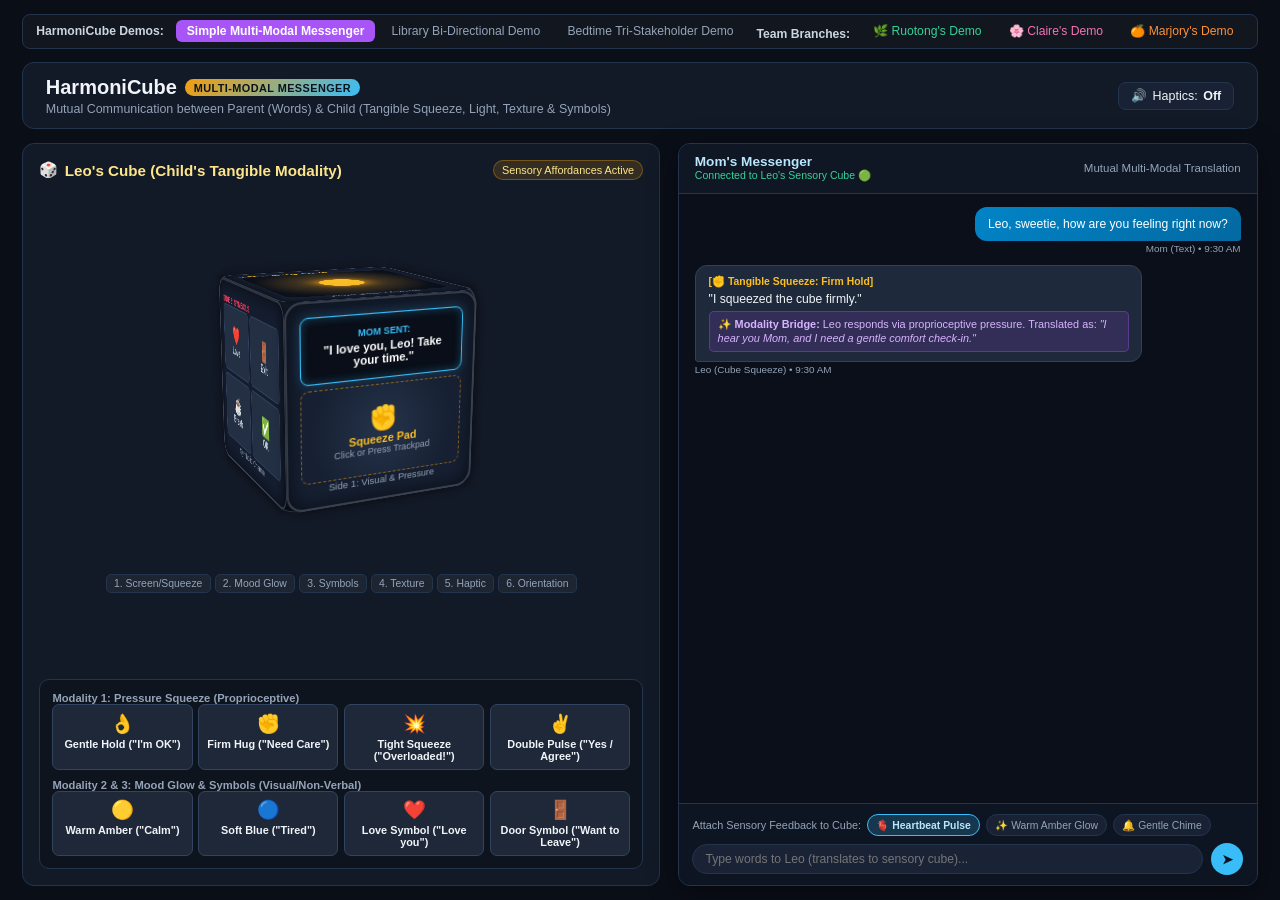
<file: simple.html>
<!DOCTYPE html>
<html lang="en">
<head>
  <meta charset="UTF-8">
  <meta name="viewport" content="width=device-width, initial-scale=1.0">
  <title>HarmoniCube — Multi-Modal Parent-Child Messenger</title>
  <style>
    :root {
      --bg-primary: #0a0e17;
      --bg-secondary: #121927;
      --card-bg: #182234;
      --card-border: #23344d;
      --text-main: #f1f5f9;
      --text-muted: #94a3b8;
      --accent-child: #f59e0b;
      --accent-parent: #38bdf8;
      --accent-ai: #a855f7;
      --cube-size: 190px;
    }

    * {
      box-sizing: border-box;
      margin: 0;
      padding: 0;
      font-family: -apple-system, BlinkMacSystemFont, "Segoe UI", Roboto, Helvetica, Arial, sans-serif;
      user-select: none;
    }

    body {
      background-color: var(--bg-primary);
      color: var(--text-main);
      min-height: 100vh;
      display: flex;
      flex-direction: column;
      padding: 0.85rem 1.4rem;
      gap: 0.85rem;
    }

    /* Top Navigation */
    .top-nav {
      display: flex;
      justify-content: space-between;
      align-items: center;
      background: rgba(255, 255, 255, 0.03);
      border-radius: 8px;
      padding: 0.35rem 0.8rem;
      font-size: 0.76rem;
      border: 1px solid var(--card-border);
    }
    .nav-links { display: flex; gap: 0.4rem; }
    .nav-link {
      color: var(--text-muted);
      text-decoration: none;
      padding: 0.25rem 0.65rem;
      border-radius: 6px;
      transition: all 0.2s;
    }
    .nav-link:hover { color: var(--text-main); background: rgba(255, 255, 255, 0.05); }
    .nav-link.active { color: #fff; background: var(--accent-ai); font-weight: 600; }

    /* Header */
    header {
      display: flex;
      justify-content: space-between;
      align-items: center;
      background: var(--bg-secondary);
      border: 1px solid var(--card-border);
      border-radius: 12px;
      padding: 0.8rem 1.4rem;
    }
    .header-left h1 {
      font-size: 1.25rem;
      font-weight: 700;
      display: flex;
      align-items: center;
      gap: 0.5rem;
    }
    .header-left h1 span.badge {
      background: linear-gradient(135deg, #f59e0b, #38bdf8);
      color: #0b1320;
      font-size: 0.68rem;
      padding: 0.15rem 0.55rem;
      border-radius: 999px;
      text-transform: uppercase;
      font-weight: 700;
      letter-spacing: 0.04em;
    }
    .header-left p { color: var(--text-muted); font-size: 0.78rem; margin-top: 0.15rem; }

    .btn {
      background: var(--card-bg);
      border: 1px solid var(--card-border);
      color: var(--text-main);
      padding: 0.35rem 0.75rem;
      border-radius: 8px;
      font-size: 0.78rem;
      font-weight: 500;
      cursor: pointer;
      display: inline-flex;
      align-items: center;
      gap: 0.35rem;
      transition: all 0.15s;
    }
    .btn:hover { background: #25334a; border-color: #3b4e6d; }
    .btn.active { background: var(--accent-ai); border-color: #c084fc; color: white; }

    /* Main Two Panels Layout */
    .chat-layout {
      display: grid;
      grid-template-columns: 1.1fr 1fr;
      gap: 1.1rem;
      flex: 1;
      min-height: 0;
    }

    /* =========================================
       PANEL A (LEFT): CHILD'S TANGIBLE MODALITIES
       ========================================= */
    .child-side {
      background: var(--bg-secondary);
      border: 1px solid var(--card-border);
      border-radius: 12px;
      padding: 1rem;
      display: flex;
      flex-direction: column;
      justify-content: space-between;
      gap: 0.75rem;
    }

    .panel-title-bar {
      display: flex;
      justify-content: space-between;
      align-items: center;
    }
    .panel-title-bar h2 {
      font-size: 0.95rem;
      font-weight: 600;
      display: flex;
      align-items: center;
      gap: 0.4rem;
      color: #fde68a;
    }
    .modality-tag {
      font-size: 0.68rem;
      background: rgba(245, 158, 11, 0.15);
      border: 1px solid rgba(245, 158, 11, 0.35);
      color: #fde68a;
      padding: 0.2rem 0.5rem;
      border-radius: 999px;
    }

    /* 3D Scene */
    .scene-3d {
      width: 100%;
      height: 220px;
      perspective: 900px;
      display: flex;
      justify-content: center;
      align-items: center;
      cursor: grab;
      position: relative;
    }
    .scene-3d:active { cursor: grabbing; }

    .cube {
      width: var(--cube-size);
      height: var(--cube-size);
      position: relative;
      transform-style: preserve-3d;
      transform: rotateX(-14deg) rotateY(24deg);
      transition: transform 0.1s ease-out;
    }

    .cube-face {
      position: absolute;
      width: var(--cube-size);
      height: var(--cube-size);
      border-radius: 16px;
      border: 2px solid rgba(255, 255, 255, 0.15);
      box-shadow: inset 0 0 20px rgba(0, 0, 0, 0.6), 0 0 15px rgba(0, 0, 0, 0.4);
      display: flex;
      flex-direction: column;
      justify-content: space-between;
      padding: 0.75rem;
      backface-visibility: visible;
      touch-action: none;
    }

    /* 6 Sides (half of 190px = 95px) */
    .face-front  { transform: rotateY(0deg) translateZ(95px); background: #162032; }
    .face-back   { transform: rotateY(180deg) translateZ(95px); background: #111a28; }
    .face-top    { transform: rotateX(90deg) translateZ(95px); background: #182236; }
    .face-bottom { transform: rotateX(-90deg) translateZ(95px); background: #0c1422; }
    .face-left   { transform: rotateY(-90deg) translateZ(95px); background: #151e30; }
    .face-right  { transform: rotateY(90deg) translateZ(95px); background: #1a253a; }

    /* FRONT: Light & Screen */
    .cube-screen {
      background: #090e18;
      border: 1px solid #38bdf8;
      border-radius: 8px;
      padding: 0.45rem;
      height: 60px;
      display: flex;
      flex-direction: column;
      justify-content: center;
      align-items: center;
      text-align: center;
      box-shadow: inset 0 0 8px rgba(56, 189, 248, 0.3), 0 0 10px rgba(56, 189, 248, 0.2);
      transition: all 0.3s ease;
    }
    .screen-subtitle { font-size: 0.58rem; color: #38bdf8; font-weight: 700; text-transform: uppercase; }
    .screen-maintext { font-size: 0.72rem; font-weight: 600; color: #fff; margin-top: 2px; }

    .front-squeeze-zone {
      flex: 1;
      margin-top: 5px;
      background: radial-gradient(circle, #25334a 0%, #162032 80%);
      border-radius: 8px;
      border: 1.5px dashed rgba(245, 158, 11, 0.5);
      display: flex;
      flex-direction: column;
      align-items: center;
      justify-content: center;
      cursor: pointer;
      transition: all 0.15s;
    }
    .front-squeeze-zone:hover { border-color: #f59e0b; background: rgba(245, 158, 11, 0.15); }

    /* OTHER FACES */
    .glow-face-top {
      height: 100%; display: flex; flex-direction: column; align-items: center; justify-content: center;
      border-radius: 10px; background: radial-gradient(circle, rgba(245, 158, 11, 0.4) 0%, rgba(0,0,0,0.5) 80%);
    }
    .halo-orb {
      width: 45px; height: 45px; border-radius: 50%; background: #fbbf24; box-shadow: 0 0 20px #f59e0b;
      animation: pulseGlow 2.5s infinite ease-in-out;
    }
    @keyframes pulseGlow { 0%, 100% { transform: scale(0.9); opacity: 0.6; } 50% { transform: scale(1.15); opacity: 1; } }

    .symbols-grid { display: grid; grid-template-columns: 1fr 1fr; gap: 4px; height: 100%; }
    .sym-card {
      background: #233044; border: 1px solid #334460; border-radius: 6px;
      display: flex; flex-direction: column; align-items: center; justify-content: center;
      font-size: 0.65rem; font-weight: 600; color: #cbd5e1; cursor: pointer; transition: all 0.15s;
    }
    .sym-card span { font-size: 1.1rem; }
    .sym-card:hover { background: rgba(245, 158, 11, 0.2); border-color: var(--accent-child); color: #fbbf24; }

    .texture-box {
      height: 100%; display: flex; flex-direction: column; justify-content: space-around;
      padding: 6px; border-radius: 10px; background: #162032; cursor: ns-resize;
    }
    .rib { height: 7px; border-radius: 3px; background: linear-gradient(180deg, #475569, #1e293b); }

    /* SNAP BUTTONS */
    .snap-bar { display: flex; gap: 0.25rem; justify-content: center; }
    .snap-btn {
      background: rgba(255, 255, 255, 0.05); border: 1px solid var(--card-border);
      color: var(--text-muted); font-size: 0.65rem; padding: 0.18rem 0.45rem; border-radius: 5px; cursor: pointer;
    }
    .snap-btn:hover { background: var(--card-bg); color: var(--text-main); }

    /* =========================================
       CHILD TANGIBLE MODALITY CONTROLLER (SIMPLE)
       ========================================= */
    .modality-controller {
      background: rgba(0, 0, 0, 0.22);
      border: 1px solid var(--card-border);
      border-radius: 10px;
      padding: 0.75rem;
      display: flex;
      flex-direction: column;
      gap: 0.55rem;
    }

    .modality-row-title {
      font-size: 0.7rem;
      font-weight: 700;
      color: var(--text-muted);
      display: flex;
      justify-content: space-between;
    }

    .action-chips-grid {
      display: grid;
      grid-template-columns: repeat(4, 1fr);
      gap: 0.35rem;
    }

    .tangible-btn {
      background: #1e2838;
      border: 1px solid #334460;
      color: var(--text-main);
      padding: 0.45rem 0.2rem;
      border-radius: 7px;
      font-size: 0.68rem;
      font-weight: 600;
      cursor: pointer;
      display: flex;
      flex-direction: column;
      align-items: center;
      gap: 0.2rem;
      text-align: center;
      transition: all 0.15s;
    }
    .tangible-btn span.icon { font-size: 1.15rem; }
    .tangible-btn:hover {
      background: rgba(245, 158, 11, 0.2);
      border-color: #f59e0b;
      transform: translateY(-1px);
    }
    .tangible-btn.active {
      border-color: #f59e0b;
      background: rgba(245, 158, 11, 0.25);
      color: #fde68a;
    }

    /* =========================================
       PANEL B (RIGHT): PARENT'S DIGITAL MODALITY
       ========================================= */
    .parent-side {
      background: var(--bg-secondary);
      border: 1px solid var(--card-border);
      border-radius: 12px;
      display: flex;
      flex-direction: column;
      overflow: hidden;
      box-shadow: 0 8px 30px rgba(0,0,0,0.4);
    }

    .parent-header {
      background: #0f1624;
      border-bottom: 1px solid var(--card-border);
      padding: 0.65rem 1rem;
      display: flex;
      justify-content: space-between;
      align-items: center;
    }
    .parent-header h3 { font-size: 0.85rem; font-weight: 600; color: #bae6fd; }
    .parent-header p { font-size: 0.66rem; color: #34d399; }

    /* Chat Stream */
    .chat-stream {
      flex: 1;
      padding: 0.85rem 1rem;
      overflow-y: auto;
      display: flex;
      flex-direction: column;
      gap: 0.65rem;
      background: #0a0f19;
      min-height: 280px;
    }

    .msg-row { display: flex; flex-direction: column; max-width: 82%; }
    .msg-row.parent { align-self: flex-end; align-items: flex-end; }
    .msg-row.child { align-self: flex-start; align-items: flex-start; }

    .msg-bubble {
      padding: 0.55rem 0.8rem;
      border-radius: 12px;
      font-size: 0.76rem;
      line-height: 1.35;
    }
    .parent .msg-bubble {
      background: linear-gradient(135deg, #0284c7, #0369a1);
      color: #fff;
      border-bottom-right-radius: 3px;
    }
    .child .msg-bubble {
      background: #1e293b;
      color: #f1f5f9;
      border: 1px solid #334155;
      border-bottom-left-radius: 3px;
    }

    .modality-badge {
      font-size: 0.65rem;
      font-weight: 700;
      color: #fbbf24;
      margin-bottom: 2px;
    }
    .modality-translation {
      background: rgba(168, 85, 247, 0.15);
      border: 1px solid rgba(168, 85, 247, 0.35);
      border-radius: 5px;
      padding: 0.3rem 0.5rem;
      margin-top: 4px;
      font-size: 0.68rem;
      color: #d8b4fe;
    }
    .msg-time { font-size: 0.62rem; color: var(--text-muted); margin-top: 2px; }

    /* Parent Input & Effects Bar */
    .parent-composer {
      background: #0e1522;
      border-top: 1px solid var(--card-border);
      padding: 0.65rem 0.85rem;
      display: flex;
      flex-direction: column;
      gap: 0.45rem;
    }

    .effects-picker {
      display: flex;
      gap: 0.4rem;
      align-items: center;
      font-size: 0.68rem;
      color: var(--text-muted);
    }
    .effect-btn {
      background: var(--card-bg);
      border: 1px solid var(--card-border);
      color: var(--text-muted);
      padding: 0.2rem 0.5rem;
      border-radius: 999px;
      font-size: 0.65rem;
      cursor: pointer;
      transition: all 0.15s;
    }
    .effect-btn.active {
      background: rgba(56, 189, 248, 0.2);
      border-color: var(--accent-parent);
      color: #bae6fd;
      font-weight: 600;
    }

    .input-row {
      display: flex;
      gap: 0.5rem;
      align-items: center;
    }
    .parent-input {
      flex: 1;
      background: #1a2336;
      border: 1px solid var(--card-border);
      color: var(--text-main);
      padding: 0.45rem 0.75rem;
      border-radius: 20px;
      font-size: 0.76rem;
      outline: none;
    }
    .parent-input:focus { border-color: #38bdf8; }
    .send-btn {
      background: var(--accent-parent);
      color: #0b1320;
      border: none;
      width: 32px;
      height: 32px;
      border-radius: 50%;
      cursor: pointer;
      display: flex;
      align-items: center;
      justify-content: center;
      font-weight: 700;
      transition: all 0.15s;
    }
    .send-btn:hover { transform: scale(1.05); background: #7dd3fc; }

    @media (max-width: 900px) {
      .chat-layout { grid-template-columns: 1fr; }
    }
  </style>
</head>
<body>

  <!-- Top Navigation -->
  <nav class="top-nav">
    <div style="font-weight: 600; color: #cbd5e1;">HarmoniCube Demos:</div>
    <div class="nav-links">
      <a href="simple.html" class="nav-link active">Simple Multi-Modal Messenger</a>
      <a href="library.html" class="nav-link">Library Bi-Directional Demo</a>
      <a href="index.html" class="nav-link">Bedtime Tri-Stakeholder Demo</a>
    </div>
    <div style="font-weight: 600; color: #cbd5e1; margin-top: 6px;">Team Branches:</div>
    <div class="nav-links">
      <a href="../ruotong/" class="nav-link" style="border-color: #34d399; color: #34d399;">🌿 Ruotong's Demo</a>
      <a href="../claire/" class="nav-link" style="border-color: #f472b6; color: #f472b6;">🌸 Claire's Demo</a>
      <a href="../marjory/" class="nav-link" style="border-color: #fb923c; color: #fb923c;">🍊 Marjory's Demo</a>
    </div>
  </nav>

  <!-- Header -->
  <header>
    <div class="header-left">
      <h1>
        HarmoniCube <span class="badge">Multi-Modal Messenger</span>
      </h1>
      <p>Mutual Communication between Parent (Words) & Child (Tangible Squeeze, Light, Texture & Symbols)</p>
    </div>
    <button class="btn" id="soundBtn" onclick="toggleAudioEngine()">
      <span>🔊</span> Haptics: <strong id="soundState">Off</strong>
    </button>
  </header>

  <!-- Main Bi-Directional Chat Layout -->
  <main class="chat-layout">

    <!-- ==============================================
         PANEL A (LEFT): CHILD'S TANGIBLE SENSORY MODALITIES
         ============================================== -->
    <section class="child-side">
      <div class="panel-title-bar">
        <h2><span>🎲</span> Leo's Cube (Child's Tangible Modality)</h2>
        <span class="modality-tag">Sensory Affordances Active</span>
      </div>

      <!-- 3D Cube Canvas -->
      <div class="scene-3d" id="scene3d"
           onpointerdown="startRotate(event)"
           onpointermove="doRotate(event)"
           onpointerup="endRotate(event)"
           onpointercancel="endRotate(event)">
        
        <div class="cube" id="cube">
          
          <!-- SIDE 1: FRONT (Light / Screen + Squeeze) -->
          <div class="cube-face face-front" id="faceFront">
            <div class="cube-screen" id="cubeScreen">
              <div class="screen-subtitle" id="screenLabel">MOM SENT:</div>
              <div class="screen-maintext" id="screenText">"I love you, Leo! Take your time."</div>
            </div>

            <div class="front-squeeze-zone" onclick="sendChildModality('pressure', 'firm')">
              <div style="font-size: 1.4rem;">✊</div>
              <div style="font-size: 0.7rem; font-weight: 700; color: #fbbf24;">Squeeze Pad</div>
              <div style="font-size: 0.58rem; color: #94a3b8;">Click or Press Trackpad</div>
            </div>
            <div style="font-size: 0.6rem; color: var(--text-muted); text-align: center;">Side 1: Visual & Pressure</div>
          </div>

          <!-- SIDE 2: TOP (Color Glow Aura) -->
          <div class="cube-face face-top">
            <div style="font-size: 0.6rem; color: #fbbf24; font-weight: 700;">SIDE 2: MOOD GLOW</div>
            <div class="glow-face-top" id="glowFaceTop">
              <div class="halo-orb" id="haloOrb"></div>
            </div>
            <div style="font-size: 0.6rem; color: var(--text-muted); text-align: center;">Visual Color Channel</div>
          </div>

          <!-- SIDE 3: LEFT (Symbols / Emojis) -->
          <div class="cube-face face-left">
            <div style="font-size: 0.6rem; color: #f43f5e; font-weight: 700;">SIDE 3: SYMBOLS</div>
            <div class="symbols-grid">
              <div class="sym-card" onclick="sendChildModality('symbol', '❤️ Love')">
                <span>❤️</span> Love
              </div>
              <div class="sym-card" onclick="sendChildModality('symbol', '🚪 Exit')">
                <span>🚪</span> Exit
              </div>
              <div class="sym-card" onclick="sendChildModality('symbol', '☕ Break')">
                <span>☕</span> Break
              </div>
              <div class="sym-card" onclick="sendChildModality('symbol', '✅ OK')">
                <span>✅</span> OK
              </div>
            </div>
            <div style="font-size: 0.6rem; color: var(--text-muted); text-align: center;">Symbolic Channel</div>
          </div>

          <!-- SIDE 4: RIGHT (Tactile Texture) -->
          <div class="cube-face face-right">
            <div style="font-size: 0.6rem; color: #cbd5e1; font-weight: 700;">SIDE 4: TEXTURE</div>
            <div class="texture-box" onclick="sendChildModality('tactile', 'stroke')">
              <div class="rib"></div>
              <div class="rib"></div>
              <div class="rib"></div>
              <div class="rib"></div>
            </div>
            <div style="font-size: 0.6rem; color: var(--text-muted); text-align: center;">Tactile Channel</div>
          </div>

          <!-- SIDE 5: BOTTOM (Haptic Core) -->
          <div class="cube-face face-bottom">
            <div style="font-size: 0.6rem; color: #38bdf8; font-weight: 700;">SIDE 5: HAPTICS</div>
            <div style="height: 100%; display: flex; flex-direction: column; align-items: center; justify-content: center; gap: 4px;">
              <div style="font-size: 1.6rem;">🫀</div>
              <div style="font-size: 0.68rem; color: #bae6fd; font-weight: 600;">55Hz Chassis Pulse</div>
            </div>
            <div style="font-size: 0.6rem; color: var(--text-muted); text-align: center;">Kinesthetic Channel</div>
          </div>

          <!-- SIDE 6: BACK (Orientation) -->
          <div class="cube-face face-back">
            <div style="font-size: 0.6rem; color: #a855f7; font-weight: 700;">SIDE 6: ORIENTATION</div>
            <div style="height: 100%; display: flex; flex-direction: column; align-items: center; justify-content: center; gap: 4px;">
              <div style="font-size: 1.6rem;">🔄</div>
              <div style="font-size: 0.68rem; color: #d8b4fe; font-weight: 600;">Face-Down Quiet Mode</div>
            </div>
            <div style="font-size: 0.6rem; color: var(--text-muted); text-align: center;">Spatial Channel</div>
          </div>

        </div>
      </div>

      <!-- Quick Face Selector -->
      <div class="snap-bar">
        <button class="snap-btn" onclick="snapToFace('front')">1. Screen/Squeeze</button>
        <button class="snap-btn" onclick="snapToFace('top')">2. Mood Glow</button>
        <button class="snap-btn" onclick="snapToFace('left')">3. Symbols</button>
        <button class="snap-btn" onclick="snapToFace('right')">4. Texture</button>
        <button class="snap-btn" onclick="snapToFace('bottom')">5. Haptic</button>
        <button class="snap-btn" onclick="snapToFace('back')">6. Orientation</button>
      </div>

      <!-- CHILD'S TANGIBLE INPUT CONTROLLER -->
      <div class="modality-controller">
        
        <!-- Modality 1: Pressure Squeeze -->
        <div>
          <div class="modality-row-title">
            <span>Modality 1: Pressure Squeeze (Proprioceptive)</span>
          </div>
          <div class="action-chips-grid">
            <div class="tangible-btn" onclick="sendChildModality('pressure', 'gentle')">
              <span class="icon">👌</span>
              <span>Gentle Hold ("I'm OK")</span>
            </div>
            <div class="tangible-btn" onclick="sendChildModality('pressure', 'firm')">
              <span class="icon">✊</span>
              <span>Firm Hug ("Need Care")</span>
            </div>
            <div class="tangible-btn" onclick="sendChildModality('pressure', 'tight')">
              <span class="icon">💥</span>
              <span>Tight Squeeze ("Overloaded!")</span>
            </div>
            <div class="tangible-btn" onclick="sendChildModality('pressure', 'double')">
              <span class="icon">✌️</span>
              <span>Double Pulse ("Yes / Agree")</span>
            </div>
          </div>
        </div>

        <!-- Modality 2: Color Glow & Symbols -->
        <div>
          <div class="modality-row-title">
            <span>Modality 2 & 3: Mood Glow & Symbols (Visual/Non-Verbal)</span>
          </div>
          <div class="action-chips-grid">
            <div class="tangible-btn" onclick="sendChildModality('color', 'amber')">
              <span class="icon">🟡</span>
              <span>Warm Amber ("Calm")</span>
            </div>
            <div class="tangible-btn" onclick="sendChildModality('color', 'blue')">
              <span class="icon">🔵</span>
              <span>Soft Blue ("Tired")</span>
            </div>
            <div class="tangible-btn" onclick="sendChildModality('symbol', '❤️ Love')">
              <span class="icon">❤️</span>
              <span>Love Symbol ("Love you")</span>
            </div>
            <div class="tangible-btn" onclick="sendChildModality('symbol', '🚪 Exit')">
              <span class="icon">🚪</span>
              <span>Door Symbol ("Want to Leave")</span>
            </div>
          </div>
        </div>

      </div>
    </section>


    <!-- ==============================================
         PANEL B (RIGHT): PARENT'S DIGITAL TEXT MODALITY
         ============================================== -->
    <section class="parent-side">
      <div class="parent-header">
        <div>
          <h3>Mom's Messenger</h3>
          <p>Connected to Leo's Sensory Cube 🟢</p>
        </div>
        <div style="font-size: 0.72rem; color: var(--text-muted);">
          Mutual Multi-Modal Translation
        </div>
      </div>

      <!-- Chat Messages Stream -->
      <div class="chat-stream" id="chatStream">
        
        <!-- Welcome Note -->
        <div class="msg-row parent">
          <div class="msg-bubble">
            Leo, sweetie, how are you feeling right now?
          </div>
          <div class="msg-time">Mom (Text) • 9:30 AM</div>
        </div>

        <!-- Initial Child Tangible Message -->
        <div class="msg-row child">
          <div class="msg-bubble">
            <div class="modality-badge">
              [✊ Tangible Squeeze: Firm Hold]
            </div>
            "I squeezed the cube firmly."
            
            <div class="modality-translation">
              <strong>✨ Modality Bridge:</strong>
              Leo responds via proprioceptive pressure. Translated as: <em>"I hear you Mom, and I need a gentle comfort check-in."</em>
            </div>
          </div>
          <div class="msg-time">Leo (Cube Squeeze) • 9:30 AM</div>
        </div>

      </div>

      <!-- Parent Input & Sensory Effects Selector -->
      <div class="parent-composer">
        
        <!-- Attach a Sensory Effect to Parent's Text -->
        <div class="effects-picker">
          <span>Attach Sensory Feedback to Cube:</span>
          <button class="effect-btn active" id="effHaptic" onclick="toggleEffect('haptic')">🫀 Heartbeat Pulse</button>
          <button class="effect-btn" id="effGlow" onclick="toggleEffect('glow')">✨ Warm Amber Glow</button>
          <button class="effect-btn" id="effChime" onclick="toggleEffect('chime')">🔔 Gentle Chime</button>
        </div>

        <!-- Input Bar -->
        <div class="input-row">
          <input type="text" id="parentInput" class="parent-input" 
                 placeholder="Type words to Leo (translates to sensory cube)..."
                 onkeydown="if(event.key==='Enter') sendParentText()">
          <button class="send-btn" onclick="sendParentText()">➤</button>
        </div>

      </div>
    </section>

  </main>

  <script>
    // --- 3D Cube Rotation State ---
    let rotX = -14;
    let rotY = 24;
    let isRotating = false;
    let startX, startY;
    const cube = document.getElementById('cube');

    function updateCubeTransform() {
      cube.style.transform = `rotateX(${rotX}deg) rotateY(${rotY}deg)`;
    }

    function startRotate(e) {
      if (e.target.closest('.front-squeeze-zone') || e.target.closest('.sym-card') || e.target.closest('.texture-box')) return;
      isRotating = true;
      startX = e.clientX;
      startY = e.clientY;
      e.target.setPointerCapture(e.pointerId);
    }

    function doRotate(e) {
      if (!isRotating) return;
      rotY += (e.clientX - startX) * 0.7;
      rotX -= (e.clientY - startY) * 0.7;
      startX = e.clientX;
      startY = e.clientY;
      updateCubeTransform();
    }

    function endRotate(e) { isRotating = false; }

    const faceRotations = {
      front:  { x: 0,   y: 0 },
      top:    { x: -90, y: 0 },
      left:   { x: 0,   y: 90 },
      right:  { x: 0,   y: -90 },
      bottom: { x: 90,  y: 0 },
      back:   { x: 0,   y: 180 }
    };

    function snapToFace(faceName) {
      const target = faceRotations[faceName];
      rotX = target.x;
      rotY = target.y;
      cube.style.transition = 'transform 0.4s cubic-bezier(0.2, 0.8, 0.2, 1)';
      updateCubeTransform();
      setTimeout(() => { cube.style.transition = 'transform 0.1s ease-out'; }, 400);
    }

    // --- Audio Haptics (Web Audio API) ---
    let audioCtx = null;
    let isSoundOn = false;

    function initAudio() {
      if (!audioCtx) audioCtx = new (window.AudioContext || window.webkitAudioContext)();
    }

    function toggleAudioEngine() {
      initAudio();
      isSoundOn = !isSoundOn;
      const soundBtn = document.getElementById('soundBtn');
      const soundState = document.getElementById('soundState');

      if (isSoundOn) {
        if (audioCtx.state === 'suspended') audioCtx.resume();
        soundBtn.classList.add('active');
        soundState.textContent = 'Active';
      } else {
        soundBtn.classList.remove('active');
        soundState.textContent = 'Off';
      }
    }

    function playPulse(freq = 55, duration = 0.15) {
      if (!isSoundOn || !audioCtx) return;
      try {
        const osc = audioCtx.createOscillator();
        const gain = audioCtx.createGain();
        osc.type = 'sine';
        osc.frequency.setValueAtTime(freq, audioCtx.currentTime);
        gain.gain.setValueAtTime(0.3, audioCtx.currentTime);
        gain.gain.exponentialRampToValueAtTime(0.001, audioCtx.currentTime + duration);
        osc.connect(gain);
        gain.connect(audioCtx.destination);
        osc.start();
        osc.stop(audioCtx.currentTime + duration + 0.01);
      } catch (e) {}
    }

    // --- Parent Effects Toggle ---
    let activeEffects = { haptic: true, glow: false, chime: false };

    function toggleEffect(eff) {
      activeEffects[eff] = !activeEffects[eff];
      const btn = document.getElementById('eff' + eff.charAt(0).toUpperCase() + eff.slice(1));
      if (activeEffects[eff]) btn.classList.add('active');
      else btn.classList.remove('active');
    }

    // ===============================================
    // DIRECTION 1: PARENT SENDS TEXT (Words ➔ Tangible)
    // ===============================================
    function sendParentText() {
      const input = document.getElementById('parentInput');
      const text = input.value.trim();
      if (!text) return;

      // 1. Add Parent Message to Chat Stream
      const stream = document.getElementById('chatStream');
      const now = new Date().toLocaleTimeString([], { hour: '2-digit', minute: '2-digit' });

      let effectBadges = [];
      if (activeEffects.haptic) effectBadges.push('🫀 Haptic Pulse');
      if (activeEffects.glow) effectBadges.push('✨ Amber Glow');
      if (activeEffects.chime) effectBadges.push('🔔 Chime');
      const effectText = effectBadges.length ? `[Sent with ${effectBadges.join(', ')}]` : '';

      const row = document.createElement('div');
      row.className = 'msg-row parent';
      row.innerHTML = `
        <div class="msg-bubble">
          ${escapeHtml(text)}
          ${effectText ? `<div style="font-size: 0.65rem; color: #bae6fd; margin-top: 3px;">${effectText}</div>` : ''}
        </div>
        <div class="msg-time">Mom (Text) • ${now}</div>
      `;
      stream.appendChild(row);
      stream.scrollTop = stream.scrollHeight;

      // 2. Deliver to the Child's Cube in Tangible Modalities!
      snapToFace('front');
      const screen = document.getElementById('cubeScreen');
      const screenText = document.getElementById('screenText');
      screenText.textContent = `"${text}"`;

      // Trigger attached sensory effects
      if (activeEffects.glow) {
        screen.style.boxShadow = '0 0 25px #f59e0b, inset 0 0 10px #f59e0b';
        screen.style.borderColor = '#f59e0b';
      } else {
        screen.style.boxShadow = '0 0 15px #38bdf8';
        screen.style.borderColor = '#38bdf8';
      }

      if (activeEffects.haptic) {
        playPulse(55, 0.2);
        setTimeout(() => playPulse(55, 0.2), 350);
      }
      if (activeEffects.chime) {
        playPulse(440, 0.25);
      }

      setTimeout(() => {
        screen.style.boxShadow = 'inset 0 0 8px rgba(56, 189, 248, 0.3)';
        screen.style.borderColor = '#38bdf8';
      }, 2500);

      input.value = '';
    }

    // ===============================================
    // DIRECTION 2: CHILD SENDS TANGIBLE (Sensory ➔ Words)
    // ===============================================
    function sendChildModality(modalityType, value) {
      let badge = "";
      let quote = "";
      let translation = "";

      if (modalityType === 'pressure') {
        snapToFace('front');
        if (value === 'gentle') {
          badge = "[👌 Gentle Squeeze]";
          quote = "Leo gently held the cube.";
          translation = "Leo is acknowledging your message and feels calm/comfortable.";
          playPulse(65, 0.12);
        } else if (value === 'firm') {
          badge = "[✊ Firm Squeeze]";
          quote = "Leo squeezed the cube with firm pressure.";
          translation = "Leo is seeking proprioceptive reassurance: 'I hear you, need a little comfort.'";
          playPulse(55, 0.2);
        } else if (value === 'tight') {
          badge = "[💥 Tight Squeeze (90% Force)]";
          quote = "Leo gave an intense tight squeeze.";
          translation = "Acute sensory overload! Leo's nervous system is overwhelmed and asking for help/exit.";
          playPulse(45, 0.3);
        } else if (value === 'double') {
          badge = "[✌️ Double Squeeze]";
          quote = "Leo double-pulsed the cube.";
          translation = "Quick affirmation: 'Yes / Got it / Agree.'";
          playPulse(70, 0.1);
          setTimeout(() => playPulse(70, 0.1), 180);
        }
      } 
      else if (modalityType === 'color') {
        snapToFace('top');
        const halo = document.getElementById('haloOrb');
        if (value === 'amber') {
          badge = "[🟡 Mood Glow: Warm Amber]";
          quote = "Leo turned the cube glow to Warm Amber.";
          translation = "Visual mood signaling: Leo is feeling grounded, peaceful, and warm.";
          halo.style.background = "#fbbf24";
          halo.style.boxShadow = "0 0 25px #f59e0b";
        } else if (value === 'blue') {
          badge = "[🔵 Mood Glow: Soft Blue]";
          quote = "Leo turned the cube glow to Soft Blue.";
          translation = "Visual mood signaling: Leo is feeling tired, quiet, or needs alone time.";
          halo.style.background = "#38bdf8";
          halo.style.boxShadow = "0 0 25px #0284c7";
        }
        playPulse(120, 0.15);
      }
      else if (modalityType === 'symbol') {
        snapToFace('left');
        badge = `[Side 3 Symbol: ${value}]`;
        quote = `Leo touched the "${value}" symbol.`;
        if (value.includes('Love')) {
          translation = "Non-verbal affection: Leo is sending love and wants an emotional hug.";
        } else if (value.includes('Exit')) {
          translation = "Boundary communication: Leo clearly requests to leave the current setting.";
        } else if (value.includes('Break')) {
          translation = "Regulation request: Leo needs a quiet pause or snack break.";
        } else if (value.includes('OK')) {
          translation = "Reassurance: Leo says everything is all good right now.";
        }
        playPulse(150, 0.12);
      }
      else if (modalityType === 'tactile') {
        snapToFace('right');
        badge = "[🖐️ Tactile Texture: Smooth Stroke]";
        quote = "Leo stroked the textured silicone ribs.";
        translation = "Sensory self-soothing: Leo is grounding his fingers quietly.";
        playPulse(90, 0.1);
      }

      // Add translated message to Parent's chat
      const stream = document.getElementById('chatStream');
      const now = new Date().toLocaleTimeString([], { hour: '2-digit', minute: '2-digit' });

      const row = document.createElement('div');
      row.className = 'msg-row child';
      row.innerHTML = `
        <div class="msg-bubble">
          <div class="modality-badge">${badge}</div>
          "${quote}"
          
          <div class="modality-translation">
            <strong>✨ Modality Bridge:</strong>
            ${translation}
          </div>
        </div>
        <div class="msg-time">Leo (via Tangible Cube) • ${now}</div>
      `;
      stream.appendChild(row);
      stream.scrollTop = stream.scrollHeight;

      // Update front screen on Cube
      document.getElementById('screenLabel').textContent = 'SENT TO MOM:';
      document.getElementById('screenText').textContent = badge;
    }

    function escapeHtml(text) {
      return text.replace(/&/g, "&amp;").replace(/</g, "&lt;").replace(/>/g, "&gt;");
    }
  </script>
</body>
</html>
</file>
